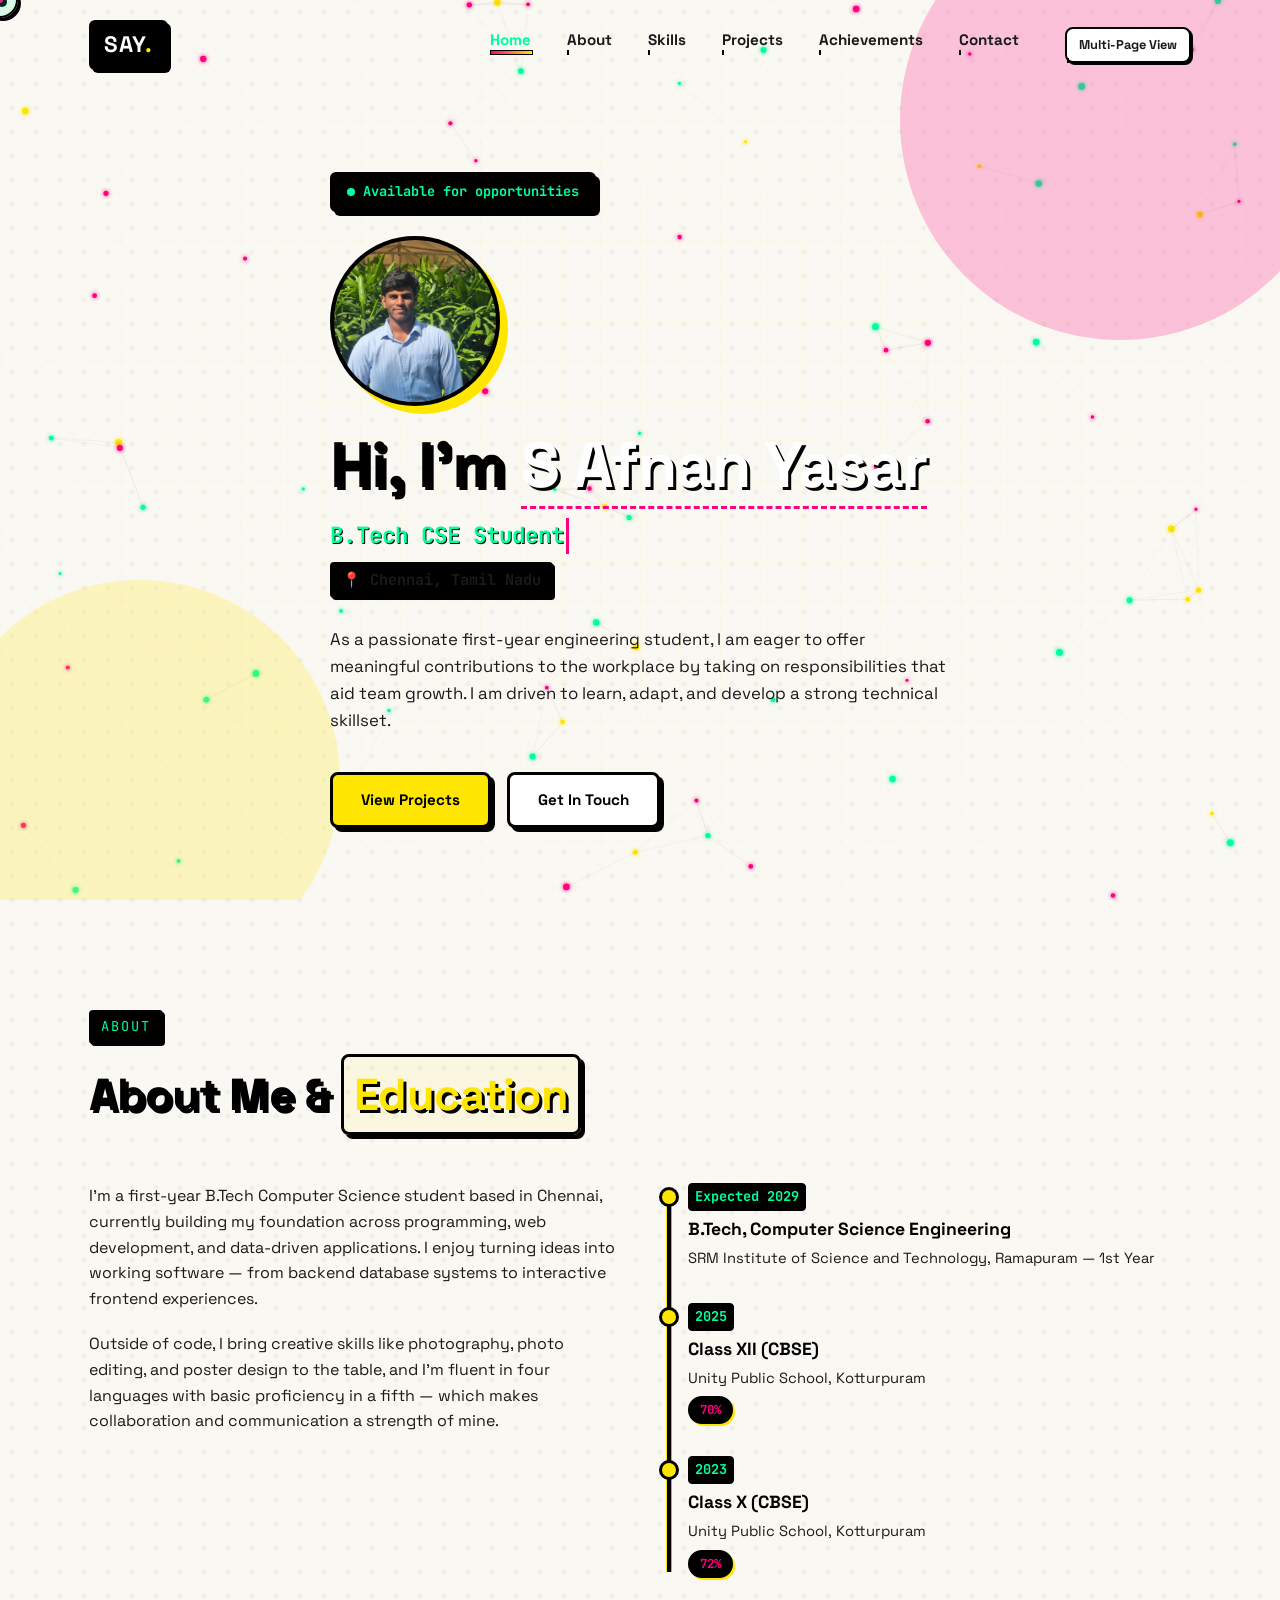
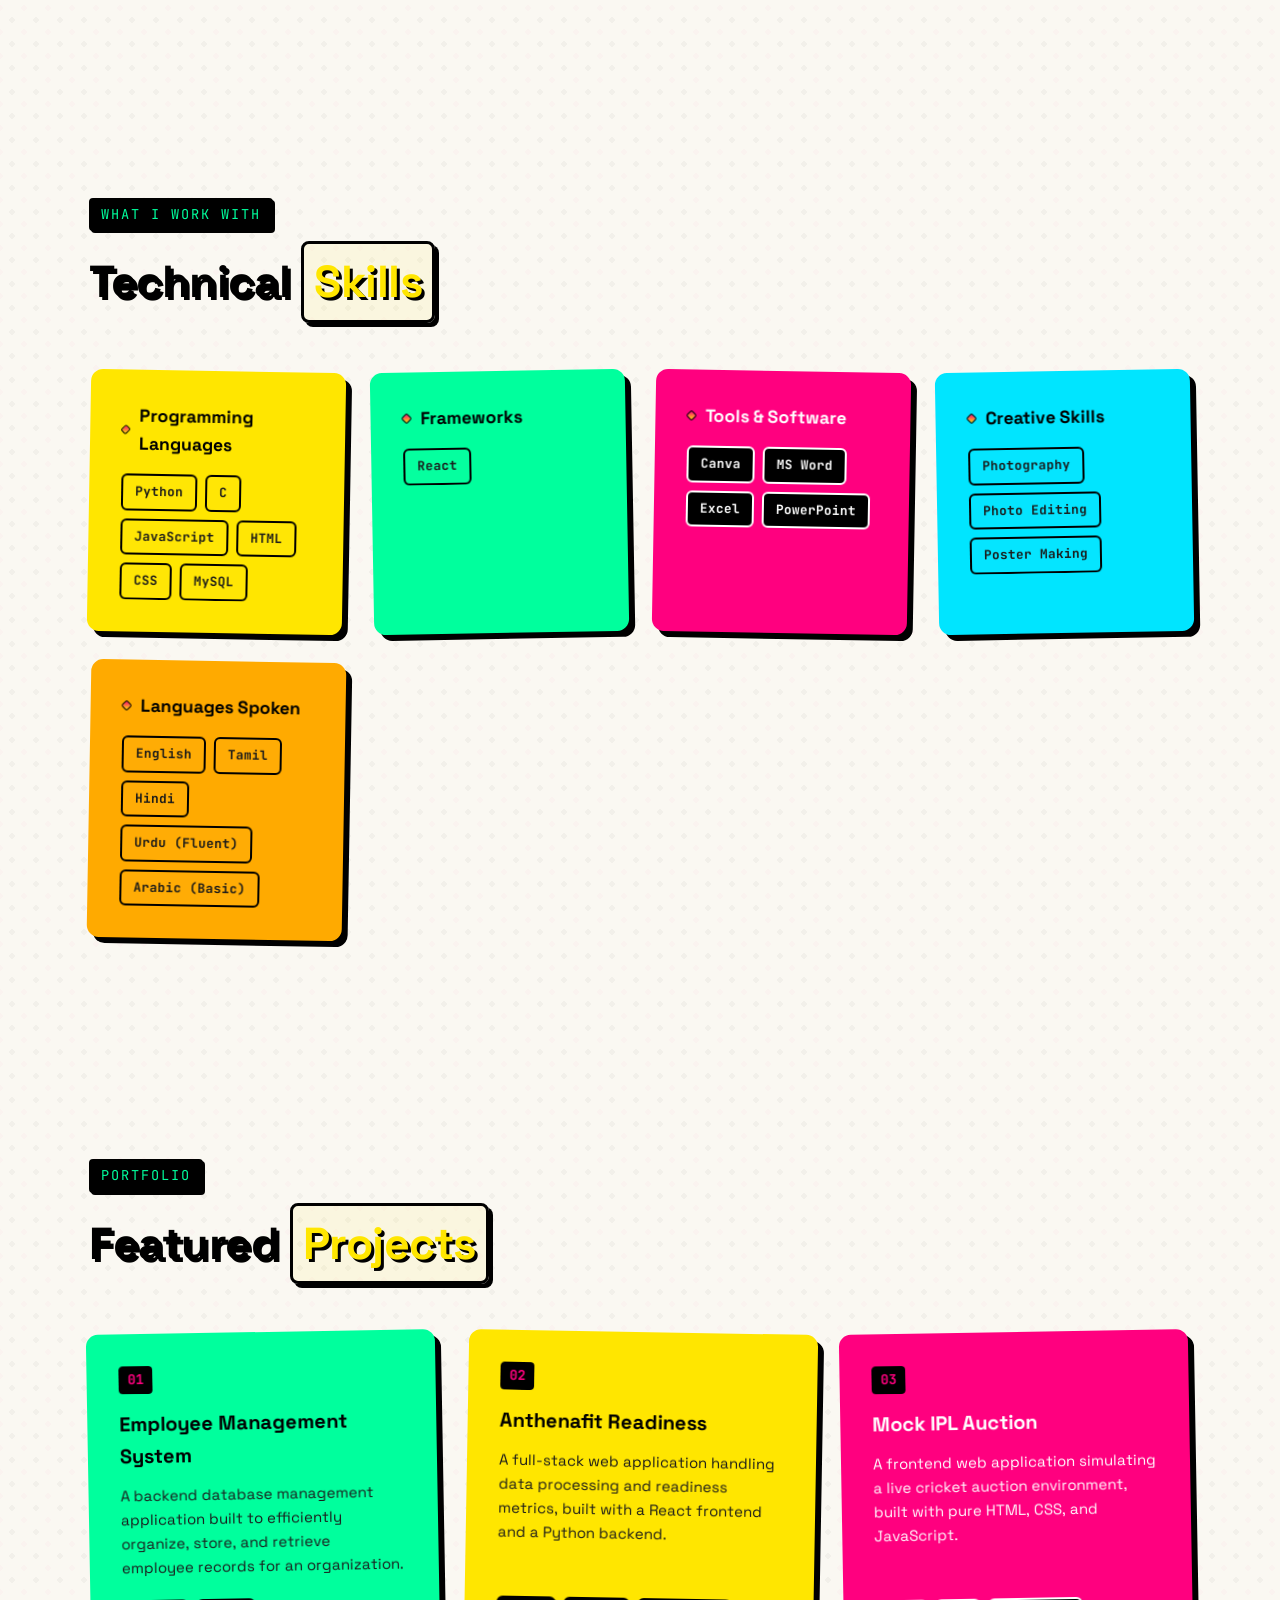
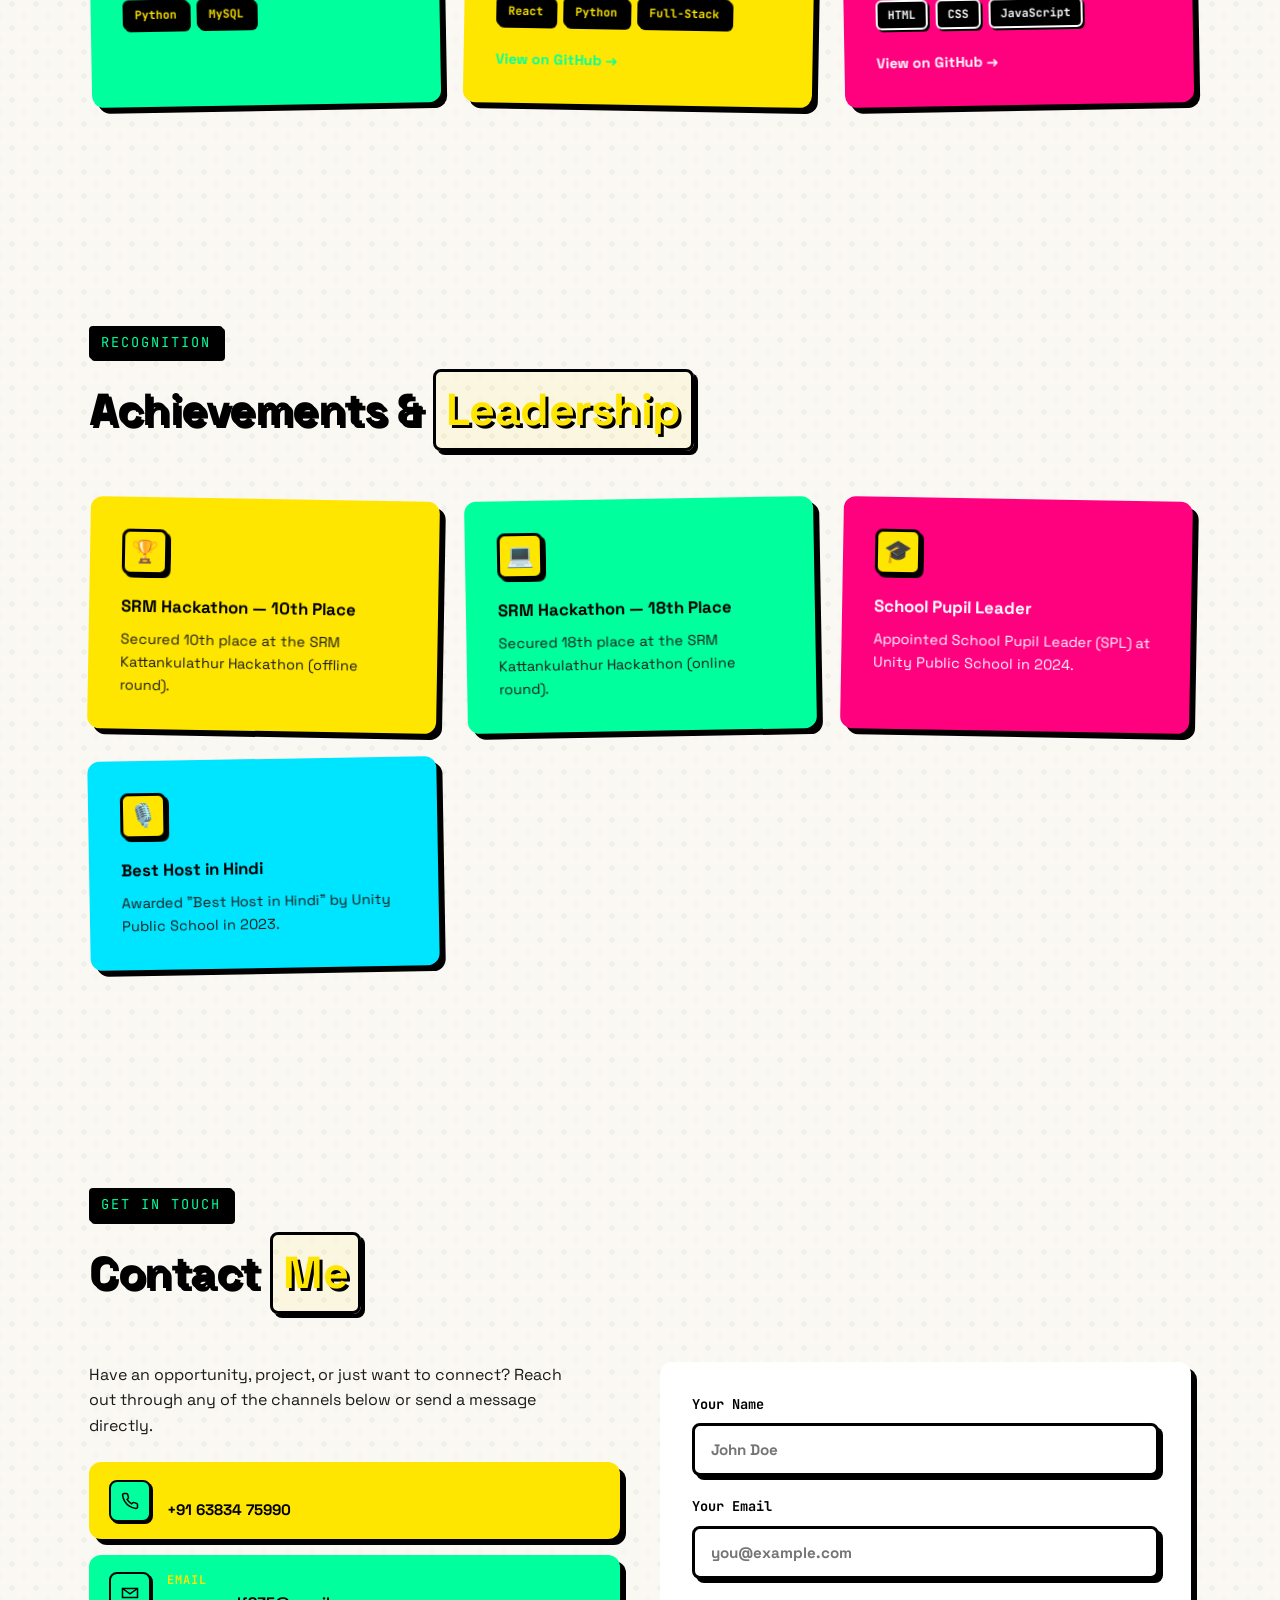
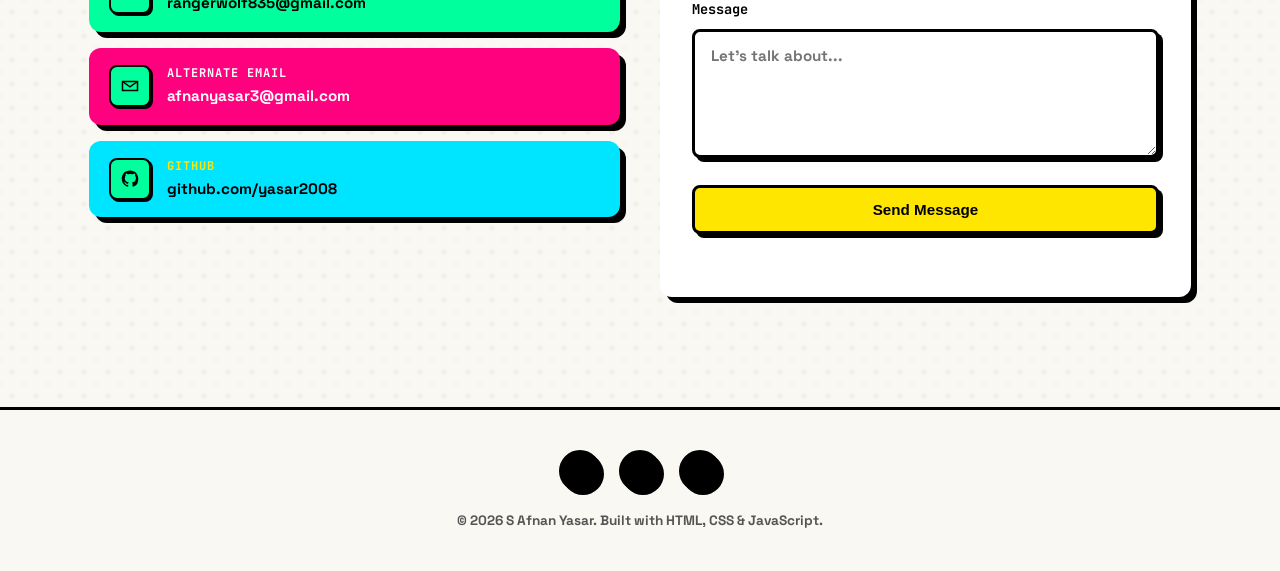
<file: index.html>
<!DOCTYPE html>
<html lang="en">
<head>
<meta charset="UTF-8">
<meta name="viewport" content="width=device-width, initial-scale=1.0">
<title>S Afnan Yasar | Portfolio</title>
<meta name="description" content="Portfolio of S Afnan Yasar - B.Tech CSE Student & Aspiring Developer">
<link rel="preconnect" href="https://fonts.googleapis.com">
<link href="https://fonts.googleapis.com/css2?family=Space+Grotesk:wght@400;500;600;700&family=JetBrains+Mono:wght@400;500&display=swap" rel="stylesheet">
<link rel="stylesheet" href="style.css">
</head>
<body>
<!-- Animated preloader screen overlay -->
<div id="preloader" class="preloader">
  <div class="loader-box">
    <div class="loader-title">BOOTING <span>SAY_SYS</span></div>
    <div class="loader-progress-bg">
      <div id="loaderProgressBar" class="loader-progress-bar"></div>
    </div>
    <div id="loaderStatus" class="loader-status">INITIALIZING SYSTEM... 0%</div>
  </div>
</div>

<div id="scrollProgress" class="scroll-progress"></div>
<canvas id="bgCanvas"></canvas>
<div id="customCursor" class="custom-cursor"></div>
<div id="customCursorRing" class="custom-cursor-ring"></div>

<!-- ================= NAVBAR ================= -->
<nav class="navbar" id="navbar">
  <div class="container nav-inner">
    <a href="index.html" class="logo">SAY<span>.</span></a>
    <ul class="nav-links" id="navLinks">
      <li><a href="#home" class="nav-link active">Home</a></li>
      <li><a href="#about" class="nav-link">About</a></li>
      <li><a href="#skills" class="nav-link">Skills</a></li>
      <li><a href="#projects" class="nav-link">Projects</a></li>
      <li><a href="#achievements" class="nav-link">Achievements</a></li>
      <li><a href="#contact" class="nav-link">Contact</a></li>
      <li><a href="about.html" class="btn btn-outline" style="padding: 6px 12px; font-size: 0.8rem; box-shadow: 2px 2px 0 #000; border-width: 2px; margin-left: 10px;">Multi-Page View</a></li>
    </ul>
    <button class="nav-toggle" id="navToggle" aria-label="Toggle menu">
      <span></span><span></span><span></span>
    </button>
  </div>
</nav>

<!-- ================= HERO ================= -->
<header class="hero" id="home">
  <div class="hero-grid"></div>
  <div class="container hero-content">
    <div class="hero-eyebrow reveal"><span class="dot"></span> Available for opportunities</div>
    <div class="hero-avatar reveal">
      <img src="profile.jpg" alt="S Afnan Yasar">
    </div>
    <h1 class="reveal">Hi, I'm <span class="highlight">S Afnan Yasar</span></h1>
    <p class="hero-tagline mono reveal"><span id="typewriter"></span><span class="cursor">&nbsp;</span></p>
    <p class="hero-location mono reveal">📍 Chennai, Tamil Nadu</p>
    <p class="hero-objective reveal">
      As a passionate first-year engineering student, I am eager to offer meaningful contributions to the
      workplace by taking on responsibilities that aid team growth. I am driven to learn, adapt, and
      develop a strong technical skillset.
    </p>
    <div class="hero-actions reveal">
      <a href="#projects" class="btn btn-primary">View Projects</a>
      <a href="#contact" class="btn btn-outline">Get In Touch</a>
    </div>
  </div>
</header>

<!-- ================= ABOUT & EDUCATION ================= -->
<section id="about">
  <div class="container">
    <span class="section-tag reveal">About</span>
    <h2 class="section-title reveal">About Me & <span>Education</span></h2>
    <div class="about-grid">
      <div class="about-text reveal">
        <p>
          I'm a first-year B.Tech Computer Science student based in Chennai, currently building my foundation
          across programming, web development, and data-driven applications. I enjoy turning ideas into working
          software — from backend database systems to interactive frontend experiences.
        </p>
        <p>
          Outside of code, I bring creative skills like photography, photo editing, and poster design to the
          table, and I'm fluent in four languages with basic proficiency in a fifth — which makes collaboration
          and communication a strength of mine.
        </p>
      </div>

      <div class="reveal">
        <div class="timeline">
          <div class="timeline-item">
            <div class="year mono">Expected 2029</div>
            <h4>B.Tech, Computer Science Engineering</h4>
            <div class="school">SRM Institute of Science and Technology, Ramapuram — 1st Year</div>
          </div>
          <div class="timeline-item">
            <div class="year mono">2025</div>
            <h4>Class XII (CBSE)</h4>
            <div class="school">Unity Public School, Kotturpuram</div>
            <span class="score">70%</span>
          </div>
          <div class="timeline-item">
            <div class="year mono">2023</div>
            <h4>Class X (CBSE)</h4>
            <div class="school">Unity Public School, Kotturpuram</div>
            <span class="score">72%</span>
          </div>
        </div>
      </div>
    </div>
  </div>
</section>

<!-- ================= SKILLS ================= -->
<section id="skills">
  <div class="container">
    <span class="section-tag reveal">What I Work With</span>
    <h2 class="section-title reveal">Technical <span>Skills</span></h2>
    <div class="skills-grid">
      <div class="card skill-card reveal">
        <h3><span class="icon-dot"></span>Programming Languages</h3>
        <div class="tag-list">
          <span class="tag tag-prog">Python</span><span class="tag tag-prog">C</span><span class="tag tag-prog">JavaScript</span>
          <span class="tag tag-prog">HTML</span><span class="tag tag-prog">CSS</span><span class="tag tag-prog">MySQL</span>
        </div>
      </div>
      <div class="card skill-card reveal">
        <h3><span class="icon-dot"></span>Frameworks</h3>
        <div class="tag-list">
          <span class="tag tag-frame">React</span>
        </div>
      </div>
      <div class="card skill-card reveal">
        <h3><span class="icon-dot"></span>Tools & Software</h3>
        <div class="tag-list">
          <span class="tag tag-tool">Canva</span><span class="tag tag-tool">MS Word</span>
          <span class="tag tag-tool">Excel</span><span class="tag tag-tool">PowerPoint</span>
        </div>
      </div>
      <div class="card skill-card reveal">
        <h3><span class="icon-dot"></span>Creative Skills</h3>
        <div class="tag-list">
          <span class="tag tag-creative">Photography</span><span class="tag tag-creative">Photo Editing</span><span class="tag tag-creative">Poster Making</span>
        </div>
      </div>
      <div class="card skill-card reveal">
        <h3><span class="icon-dot"></span>Languages Spoken</h3>
        <div class="tag-list">
          <span class="tag tag-lang">English</span><span class="tag tag-lang">Tamil</span><span class="tag tag-lang">Hindi</span>
          <span class="tag tag-lang">Urdu (Fluent)</span><span class="tag tag-lang">Arabic (Basic)</span>
        </div>
      </div>
    </div>
  </div>
</section>

<!-- ================= PROJECTS ================= -->
<section id="projects">
  <div class="container">
    <span class="section-tag reveal">Portfolio</span>
    <h2 class="section-title reveal">Featured <span>Projects</span></h2>
    <div class="projects-grid">

      <div class="card project-card reveal">
        <div class="project-number mono">01</div>
        <h3>Employee Management System</h3>
        <p>A backend database management application built to efficiently organize, store, and retrieve
          employee records for an organization.</p>
        <div class="project-tags">
          <span>Python</span><span>MySQL</span>
        </div>
        <a href="https://github.com/yasar2008" target="_blank" rel="noopener" class="project-link">View on GitHub →</a>
      </div>

      <div class="card project-card reveal">
        <div class="project-number mono">02</div>
        <h3>Anthenafit Readiness</h3>
        <p>A full-stack web application handling data processing and readiness metrics, built with a React
          frontend and a Python backend.</p>
        <div class="project-tags">
          <span>React</span><span>Python</span><span>Full-Stack</span>
        </div>
        <a href="https://github.com/yasar2008" target="_blank" rel="noopener" class="project-link">View on GitHub →</a>
      </div>

      <div class="card project-card reveal">
        <div class="project-number mono">03</div>
        <h3>Mock IPL Auction</h3>
        <p>A frontend web application simulating a live cricket auction environment, built with pure HTML,
          CSS, and JavaScript.</p>
        <div class="project-tags">
          <span>HTML</span><span>CSS</span><span>JavaScript</span>
        </div>
        <a href="https://github.com/yasar2008" target="_blank" rel="noopener" class="project-link">View on GitHub →</a>
      </div>

    </div>
  </div>
</section>

<!-- ================= ACHIEVEMENTS ================= -->
<section id="achievements">
  <div class="container">
    <span class="section-tag reveal">Recognition</span>
    <h2 class="section-title reveal">Achievements & <span>Leadership</span></h2>
    <div class="achieve-grid">
      <div class="card achieve-card reveal">
        <div class="achieve-icon">🏆</div>
        <h4>SRM Hackathon — 10th Place</h4>
        <p>Secured 10th place at the SRM Kattankulathur Hackathon (offline round).</p>
      </div>
      <div class="card achieve-card reveal">
        <div class="achieve-icon">💻</div>
        <h4>SRM Hackathon — 18th Place</h4>
        <p>Secured 18th place at the SRM Kattankulathur Hackathon (online round).</p>
      </div>
      <div class="card achieve-card reveal">
        <div class="achieve-icon">🎓</div>
        <h4>School Pupil Leader</h4>
        <p>Appointed School Pupil Leader (SPL) at Unity Public School in 2024.</p>
      </div>
      <div class="card achieve-card reveal">
        <div class="achieve-icon">🎙️</div>
        <h4>Best Host in Hindi</h4>
        <p>Awarded "Best Host in Hindi" by Unity Public School in 2023.</p>
      </div>
    </div>
  </div>
</section>

<!-- ================= CONTACT ================= -->
<section id="contact">
  <div class="container">
    <span class="section-tag reveal">Get In Touch</span>
    <h2 class="section-title reveal">Contact <span>Me</span></h2>
    <div class="contact-grid">
      <div class="reveal">
        <p style="color:var(--text-secondary); max-width: 480px;">
          Have an opportunity, project, or just want to connect? Reach out through any of the channels below
          or send a message directly.
        </p>
        <div class="contact-info-list">
          <a class="card contact-info-item" href="tel:+916383475990">
            <div class="contact-icon">
              <svg width="18" height="18" viewBox="0 0 24 24" fill="none" stroke="currentColor" stroke-width="2"><path d="M22 16.92v3a2 2 0 0 1-2.18 2 19.79 19.79 0 0 1-8.63-3.07 19.5 19.5 0 0 1-6-6 19.79 19.79 0 0 1-3.07-8.67A2 2 0 0 1 4.11 2h3a2 2 0 0 1 2 1.72c.127.96.361 1.903.7 2.81a2 2 0 0 1-.45 2.11L8.09 9.91a16 16 0 0 0 6 6l1.27-1.27a2 2 0 0 1 2.11-.45c.907.339 1.85.573 2.81.7A2 2 0 0 1 22 16.92z"/></svg>
            </div>
            <div>
              <div class="label">Phone</div>
              <span class="value">+91 63834 75990</span>
            </div>
          </a>
          <a class="card contact-info-item" href="mailto:rangerwolf835@gmail.com">
            <div class="contact-icon">
              <svg width="18" height="18" viewBox="0 0 24 24" fill="none" stroke="currentColor" stroke-width="2"><path d="M4 4h16v16H4z" stroke="none"/><path d="M22 6l-10 7L2 6"/><path d="M2 6h20v12H2z"/></svg>
            </div>
            <div>
              <div class="label">Email</div>
              <span class="value">rangerwolf835@gmail.com</span>
            </div>
          </a>
          <a class="card contact-info-item" href="mailto:afnanyasar3@gmail.com">
            <div class="contact-icon">
              <svg width="18" height="18" viewBox="0 0 24 24" fill="none" stroke="currentColor" stroke-width="2"><path d="M4 4h16v16H4z" stroke="none"/><path d="M22 6l-10 7L2 6"/><path d="M2 6h20v12H2z"/></svg>
            </div>
            <div>
              <div class="label">Alternate Email</div>
              <span class="value">afnanyasar3@gmail.com</span>
            </div>
          </a>
          <a class="card contact-info-item" href="https://github.com/yasar2008" target="_blank" rel="noopener">
            <div class="contact-icon">
              <svg width="18" height="18" viewBox="0 0 24 24" fill="currentColor"><path d="M12 .5C5.73.5.98 5.24.98 11.5c0 4.98 3.29 9.2 7.85 10.69.57.1.78-.25.78-.55v-1.94c-3.19.7-3.87-1.53-3.87-1.53-.52-1.34-1.28-1.7-1.28-1.7-1.04-.72.08-.7.08-.7 1.15.08 1.76 1.18 1.76 1.18 1.03 1.76 2.69 1.25 3.34.96.1-.75.4-1.25.73-1.54-2.55-.29-5.23-1.28-5.23-5.68 0-1.26.45-2.28 1.18-3.08-.12-.29-.51-1.46.11-3.05 0 0 .97-.31 3.18 1.18a11 11 0 0 1 5.79 0c2.2-1.49 3.17-1.18 3.17-1.18.63 1.59.24 2.76.12 3.05.74.8 1.18 1.82 1.18 3.08 0 4.41-2.69 5.38-5.25 5.67.41.36.78 1.07.78 2.16v3.2c0 .31.21.66.79.55A10.52 10.52 0 0 0 23 11.5C23 5.24 18.27.5 12 .5z"/></svg>
            </div>
            <div>
              <div class="label">GitHub</div>
              <span class="value">github.com/yasar2008</span>
            </div>
          </a>
        </div>
      </div>

      <form class="card reveal" id="contactForm" action="https://formspree.io/f/mykrzgkl" method="POST">
        <div class="form-group">
          <label for="name">Your Name</label>
          <input type="text" id="name" name="name" placeholder="John Doe" required>
        </div>
        <div class="form-group">
          <label for="email">Your Email</label>
          <input type="email" id="email" name="email" placeholder="you@example.com" required>
        </div>
        <div class="form-group">
          <label for="message">Message</label>
          <textarea id="message" name="message" rows="5" placeholder="Let's talk about..." required></textarea>
        </div>
        <button type="submit" class="btn btn-primary" style="width:100%; justify-content:center;">Send Message</button>
        <p class="form-status" id="formStatus"></p>
      </form>
    </div>
  </div>
</section>

<!-- ================= FOOTER ================= -->
<footer>
  <div class="container">
    <div class="footer-socials">
      <a href="https://github.com/yasar2008" target="_blank" rel="noopener" aria-label="GitHub">
        <svg width="18" height="18" viewBox="0 0 24 24" fill="currentColor"><path d="M12 .5C5.73.5.98 5.24.98 11.5c0 4.98 3.29 9.2 7.85 10.69.57.1.78-.25.78-.55v-1.94c-3.19.7-3.87-1.53-3.87-1.53-.52-1.34-1.28-1.7-1.28-1.7-1.04-.72.08-.7.08-.7 1.15.08 1.76 1.18 1.76 1.18 1.03 1.76 2.69 1.25 3.34.96.1-.75.4-1.25.73-1.54-2.55-.29-5.23-1.28-5.23-5.68 0-1.26.45-2.28 1.18-3.08-.12-.29-.51-1.46.11-3.05 0 0 .97-.31 3.18 1.18a11 11 0 0 1 5.79 0c2.2-1.49 3.17-1.18 3.17-1.18.63 1.59.24 2.76.12 3.05.74.8 1.18 1.82 1.18 3.08 0 4.41-2.69 5.38-5.25 5.67.41.36.78 1.07.78 2.16v3.2c0 .31.21.66.79.55A10.52 10.52 0 0 0 23 11.5C23 5.24 18.27.5 12 .5z"/></svg>
      </a>
      <a href="mailto:rangerwolf835@gmail.com" aria-label="Email">
        <svg width="18" height="18" viewBox="0 0 24 24" fill="none" stroke="currentColor" stroke-width="2"><path d="M4 4h16v16H4z" stroke="none"/><path d="M22 6l-10 7L2 6"/><path d="M2 6h20v12H2z"/></svg>
      </a>
      <a href="tel:+916383475990" aria-label="Phone">
        <svg width="18" height="18" viewBox="0 0 24 24" fill="none" stroke="currentColor" stroke-width="2"><path d="M22 16.92v3a2 2 0 0 1-2.18 2 19.79 19.79 0 0 1-8.63-3.07 19.5 19.5 0 0 1-6-6 19.79 19.79 0 0 1-3.07-8.67A2 2 0 0 1 4.11 2h3a2 2 0 0 1 2 1.72c.127.96.361 1.903.7 2.81a2 2 0 0 1-.45 2.11L8.09 9.91a16 16 0 0 0 6 6l1.27-1.27a2 2 0 0 1 2.11-.45c.907.339 1.85.573 2.81.7A2 2 0 0 1 22 16.92z"/></svg>
      </a>
    </div>
    <p>&copy; <span id="year"></span> S Afnan Yasar. Built with HTML, CSS & JavaScript.</p>
  </div>
</footer>

<button class="back-to-top" id="backToTop" aria-label="Back to top">↑</button>

<script src="main.js"></script>
</body>
</html>
</file>
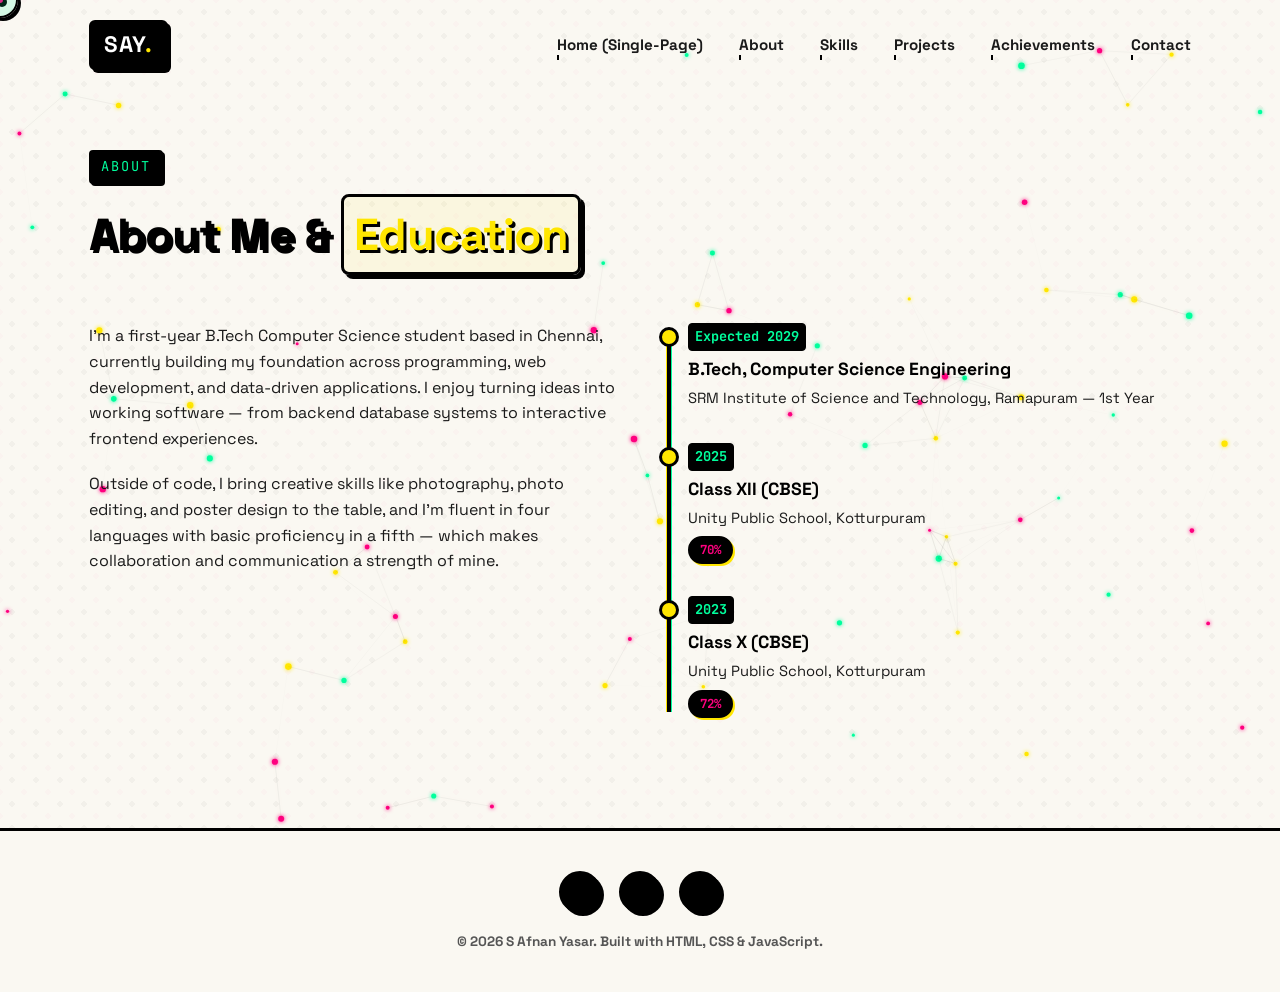
<file: about.html>
<!DOCTYPE html>
<html lang="en">
<head>
<meta charset="UTF-8">
<meta name="viewport" content="width=device-width, initial-scale=1.0">
<title>About Me | S Afnan Yasar</title>
<link rel="preconnect" href="https://fonts.googleapis.com">
<link href="https://fonts.googleapis.com/css2?family=Space+Grotesk:wght@400;500;600;700&family=JetBrains+Mono:wght@400;500&display=swap" rel="stylesheet">
<link rel="stylesheet" href="style.css">
</head>
<body>
<div id="scrollProgress" class="scroll-progress"></div>
<canvas id="bgCanvas"></canvas>
<div id="customCursor" class="custom-cursor"></div>
<div id="customCursorRing" class="custom-cursor-ring"></div>

<!-- ================= NAVBAR ================= -->
<nav class="navbar scrolled" id="navbar">
  <div class="container nav-inner">
    <a href="index.html" class="logo">SAY<span>.</span></a>
    <ul class="nav-links" id="navLinks">
      <li><a href="index.html" class="nav-link">Home (Single-Page)</a></li>
      <li><a href="about.html" class="nav-link active">About</a></li>
      <li><a href="skills.html" class="nav-link">Skills</a></li>
      <li><a href="projects.html" class="nav-link">Projects</a></li>
      <li><a href="achievements.html" class="nav-link">Achievements</a></li>
      <li><a href="contact.html" class="nav-link">Contact</a></li>
    </ul>
    <button class="nav-toggle" id="navToggle" aria-label="Toggle menu">
      <span></span><span></span><span></span>
    </button>
  </div>
</nav>

<!-- ================= ABOUT & EDUCATION ================= -->
<section id="about" style="padding-top: 150px;">
  <div class="container">
    <span class="section-tag reveal">About</span>
    <h2 class="section-title reveal">About Me & <span>Education</span></h2>
    <div class="about-grid">
      <div class="about-text reveal">
        <p>
          I'm a first-year B.Tech Computer Science student based in Chennai, currently building my foundation
          across programming, web development, and data-driven applications. I enjoy turning ideas into working
          software — from backend database systems to interactive frontend experiences.
        </p>
        <p>
          Outside of code, I bring creative skills like photography, photo editing, and poster design to the
          table, and I'm fluent in four languages with basic proficiency in a fifth — which makes collaboration
          and communication a strength of mine.
        </p>
      </div>

      <div class="reveal">
        <div class="timeline">
          <div class="timeline-item">
            <div class="year mono">Expected 2029</div>
            <h4>B.Tech, Computer Science Engineering</h4>
            <div class="school">SRM Institute of Science and Technology, Ramapuram — 1st Year</div>
          </div>
          <div class="timeline-item">
            <div class="year mono">2025</div>
            <h4>Class XII (CBSE)</h4>
            <div class="school">Unity Public School, Kotturpuram</div>
            <span class="score">70%</span>
          </div>
          <div class="timeline-item">
            <div class="year mono">2023</div>
            <h4>Class X (CBSE)</h4>
            <div class="school">Unity Public School, Kotturpuram</div>
            <span class="score">72%</span>
          </div>
        </div>
      </div>
    </div>
  </div>
</section>

<!-- ================= FOOTER ================= -->
<footer>
  <div class="container">
    <div class="footer-socials">
      <a href="https://github.com/yasar2008" target="_blank" rel="noopener" aria-label="GitHub">
        <svg width="18" height="18" viewBox="0 0 24 24" fill="currentColor"><path d="M12 .5C5.73.5.98 5.24.98 11.5c0 4.98 3.29 9.2 7.85 10.69.57.1.78-.25.78-.55v-1.94c-3.19.7-3.87-1.53-3.87-1.53-.52-1.34-1.28-1.7-1.28-1.7-1.04-.72.08-.7.08-.7 1.15.08 1.76 1.18 1.76 1.18 1.03 1.76 2.69 1.25 3.34.96.1-.75.4-1.25.73-1.54-2.55-.29-5.23-1.28-5.23-5.68 0-1.26.45-2.28 1.18-3.08-.12-.29-.51-1.46.11-3.05 0 0 .97-.31 3.18 1.18a11 11 0 0 1 5.79 0c2.2-1.49 3.17-1.18 3.17-1.18.63 1.59.24 2.76.12 3.05.74.8 1.18 1.82 1.18 3.08 0 4.41-2.69 5.38-5.25 5.67.41.36.78 1.07.78 2.16v3.2c0 .31.21.66.79.55A10.52 10.52 0 0 0 23 11.5C23 5.24 18.27.5 12 .5z"/></svg>
      </a>
      <a href="mailto:rangerwolf835@gmail.com" aria-label="Email">
        <svg width="18" height="18" viewBox="0 0 24 24" fill="none" stroke="currentColor" stroke-width="2"><path d="M4 4h16v16H4z" stroke="none"/><path d="M22 6l-10 7L2 6"/><path d="M2 6h20v12H2z"/></svg>
      </a>
      <a href="tel:+916383475990" aria-label="Phone">
        <svg width="18" height="18" viewBox="0 0 24 24" fill="none" stroke="currentColor" stroke-width="2"><path d="M22 16.92v3a2 2 0 0 1-2.18 2 19.79 19.79 0 0 1-8.63-3.07 19.5 19.5 0 0 1-6-6 19.79 19.79 0 0 1-3.07-8.67A2 2 0 0 1 4.11 2h3a2 2 0 0 1 2 1.72c.127.96.361 1.903.7 2.81a2 2 0 0 1-.45 2.11L8.09 9.91a16 16 0 0 0 6 6l1.27-1.27a2 2 0 0 1 2.11-.45c.907.339 1.85.573 2.81.7A2 2 0 0 1 22 16.92z"/></svg>
      </a>
    </div>
    <p>&copy; <span id="year"></span> S Afnan Yasar. Built with HTML, CSS & JavaScript.</p>
  </div>
</footer>

<button class="back-to-top" id="backToTop" aria-label="Back to top">↑</button>

<script src="main.js"></script>
</body>
</html>
</file>
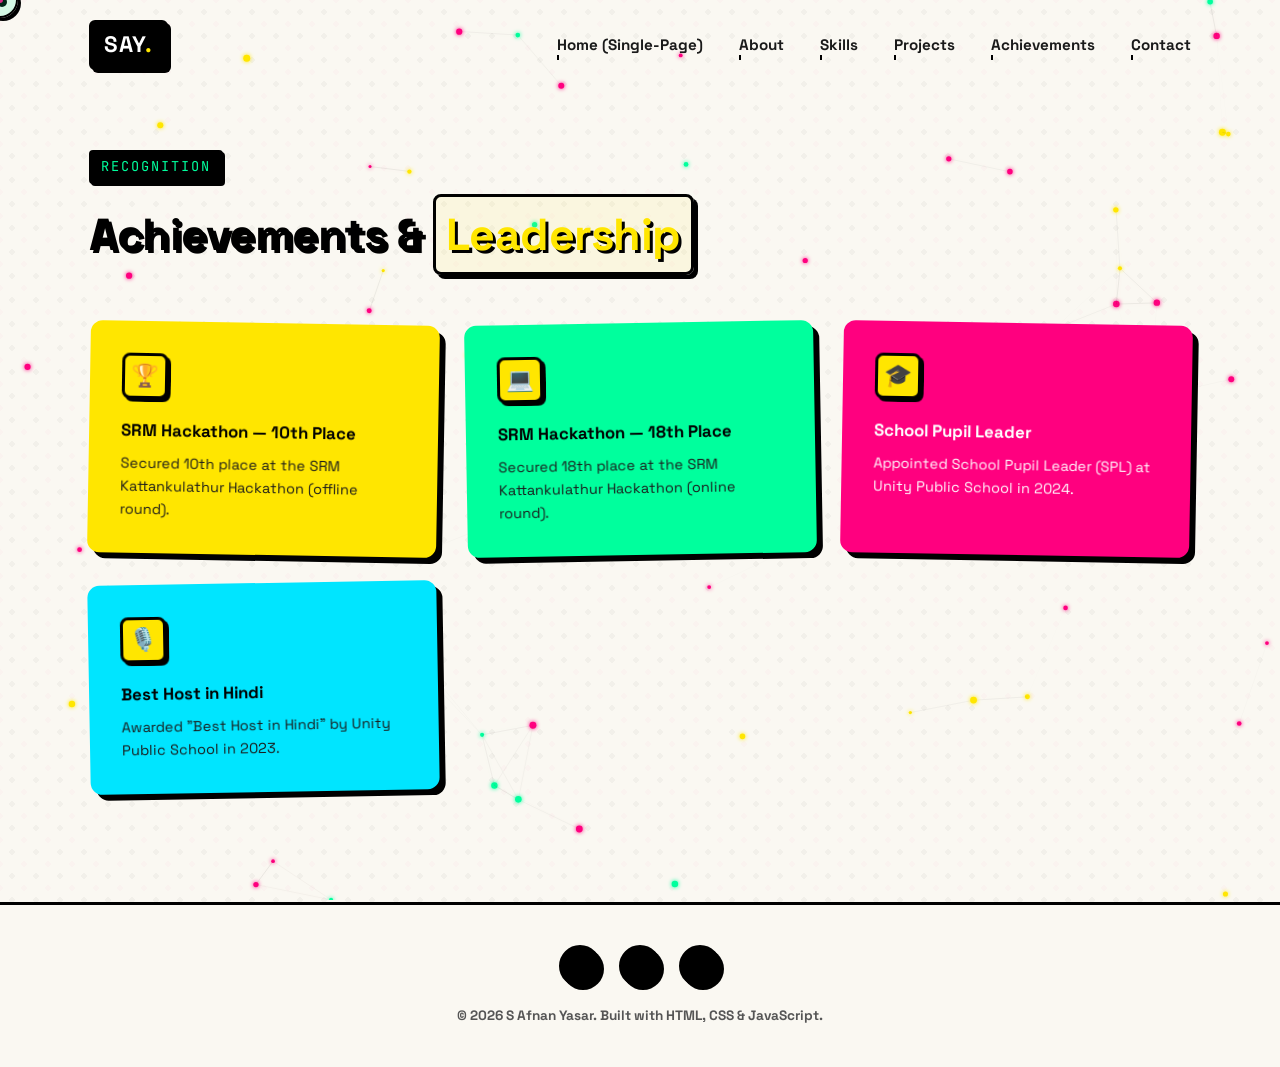
<file: achievements.html>
<!DOCTYPE html>
<html lang="en">
<head>
<meta charset="UTF-8">
<meta name="viewport" content="width=device-width, initial-scale=1.0">
<title>Achievements & Leadership | S Afnan Yasar</title>
<link rel="preconnect" href="https://fonts.googleapis.com">
<link href="https://fonts.googleapis.com/css2?family=Space+Grotesk:wght@400;500;600;700&family=JetBrains+Mono:wght@400;500&display=swap" rel="stylesheet">
<link rel="stylesheet" href="style.css">
</head>
<body>
<div id="scrollProgress" class="scroll-progress"></div>
<canvas id="bgCanvas"></canvas>
<div id="customCursor" class="custom-cursor"></div>
<div id="customCursorRing" class="custom-cursor-ring"></div>

<!-- ================= NAVBAR ================= -->
<nav class="navbar scrolled" id="navbar">
  <div class="container nav-inner">
    <a href="index.html" class="logo">SAY<span>.</span></a>
    <ul class="nav-links" id="navLinks">
      <li><a href="index.html" class="nav-link">Home (Single-Page)</a></li>
      <li><a href="about.html" class="nav-link">About</a></li>
      <li><a href="skills.html" class="nav-link">Skills</a></li>
      <li><a href="projects.html" class="nav-link">Projects</a></li>
      <li><a href="achievements.html" class="nav-link active">Achievements</a></li>
      <li><a href="contact.html" class="nav-link">Contact</a></li>
    </ul>
    <button class="nav-toggle" id="navToggle" aria-label="Toggle menu">
      <span></span><span></span><span></span>
    </button>
  </div>
</nav>

<!-- ================= ACHIEVEMENTS ================= -->
<section id="achievements" style="padding-top: 150px;">
  <div class="container">
    <span class="section-tag reveal">Recognition</span>
    <h2 class="section-title reveal">Achievements & <span>Leadership</span></h2>
    <div class="achieve-grid">
      <div class="card achieve-card reveal">
        <div class="achieve-icon">🏆</div>
        <h4>SRM Hackathon — 10th Place</h4>
        <p>Secured 10th place at the SRM Kattankulathur Hackathon (offline round).</p>
      </div>
      <div class="card achieve-card reveal">
        <div class="achieve-icon">💻</div>
        <h4>SRM Hackathon — 18th Place</h4>
        <p>Secured 18th place at the SRM Kattankulathur Hackathon (online round).</p>
      </div>
      <div class="card achieve-card reveal">
        <div class="achieve-icon">🎓</div>
        <h4>School Pupil Leader</h4>
        <p>Appointed School Pupil Leader (SPL) at Unity Public School in 2024.</p>
      </div>
      <div class="card achieve-card reveal">
        <div class="achieve-icon">🎙️</div>
        <h4>Best Host in Hindi</h4>
        <p>Awarded "Best Host in Hindi" by Unity Public School in 2023.</p>
      </div>
    </div>
  </div>
</section>

<!-- ================= FOOTER ================= -->
<footer>
  <div class="container">
    <div class="footer-socials">
      <a href="https://github.com/yasar2008" target="_blank" rel="noopener" aria-label="GitHub">
        <svg width="18" height="18" viewBox="0 0 24 24" fill="currentColor"><path d="M12 .5C5.73.5.98 5.24.98 11.5c0 4.98 3.29 9.2 7.85 10.69.57.1.78-.25.78-.55v-1.94c-3.19.7-3.87-1.53-3.87-1.53-.52-1.34-1.28-1.7-1.28-1.7-1.04-.72.08-.7.08-.7 1.15.08 1.76 1.18 1.76 1.18 1.03 1.76 2.69 1.25 3.34.96.1-.75.4-1.25.73-1.54-2.55-.29-5.23-1.28-5.23-5.68 0-1.26.45-2.28 1.18-3.08-.12-.29-.51-1.46.11-3.05 0 0 .97-.31 3.18 1.18a11 11 0 0 1 5.79 0c2.2-1.49 3.17-1.18 3.17-1.18.63 1.59.24 2.76.12 3.05.74.8 1.18 1.82 1.18 3.08 0 4.41-2.69 5.38-5.25 5.67.41.36.78 1.07.78 2.16v3.2c0 .31.21.66.79.55A10.52 10.52 0 0 0 23 11.5C23 5.24 18.27.5 12 .5z"/></svg>
      </a>
      <a href="mailto:rangerwolf835@gmail.com" aria-label="Email">
        <svg width="18" height="18" viewBox="0 0 24 24" fill="none" stroke="currentColor" stroke-width="2"><path d="M4 4h16v16H4z" stroke="none"/><path d="M22 6l-10 7L2 6"/><path d="M2 6h20v12H2z"/></svg>
      </a>
      <a href="tel:+916383475990" aria-label="Phone">
        <svg width="18" height="18" viewBox="0 0 24 24" fill="none" stroke="currentColor" stroke-width="2"><path d="M22 16.92v3a2 2 0 0 1-2.18 2 19.79 19.79 0 0 1-8.63-3.07 19.5 19.5 0 0 1-6-6 19.79 19.79 0 0 1-3.07-8.67A2 2 0 0 1 4.11 2h3a2 2 0 0 1 2 1.72c.127.96.361 1.903.7 2.81a2 2 0 0 1-.45 2.11L8.09 9.91a16 16 0 0 0 6 6l1.27-1.27a2 2 0 0 1 2.11-.45c.907.339 1.85.573 2.81.7A2 2 0 0 1 22 16.92z"/></svg>
      </a>
    </div>
    <p>&copy; <span id="year"></span> S Afnan Yasar. Built with HTML, CSS & JavaScript.</p>
  </div>
</footer>

<button class="back-to-top" id="backToTop" aria-label="Back to top">↑</button>

<script src="main.js"></script>
</body>
</html>
</file>
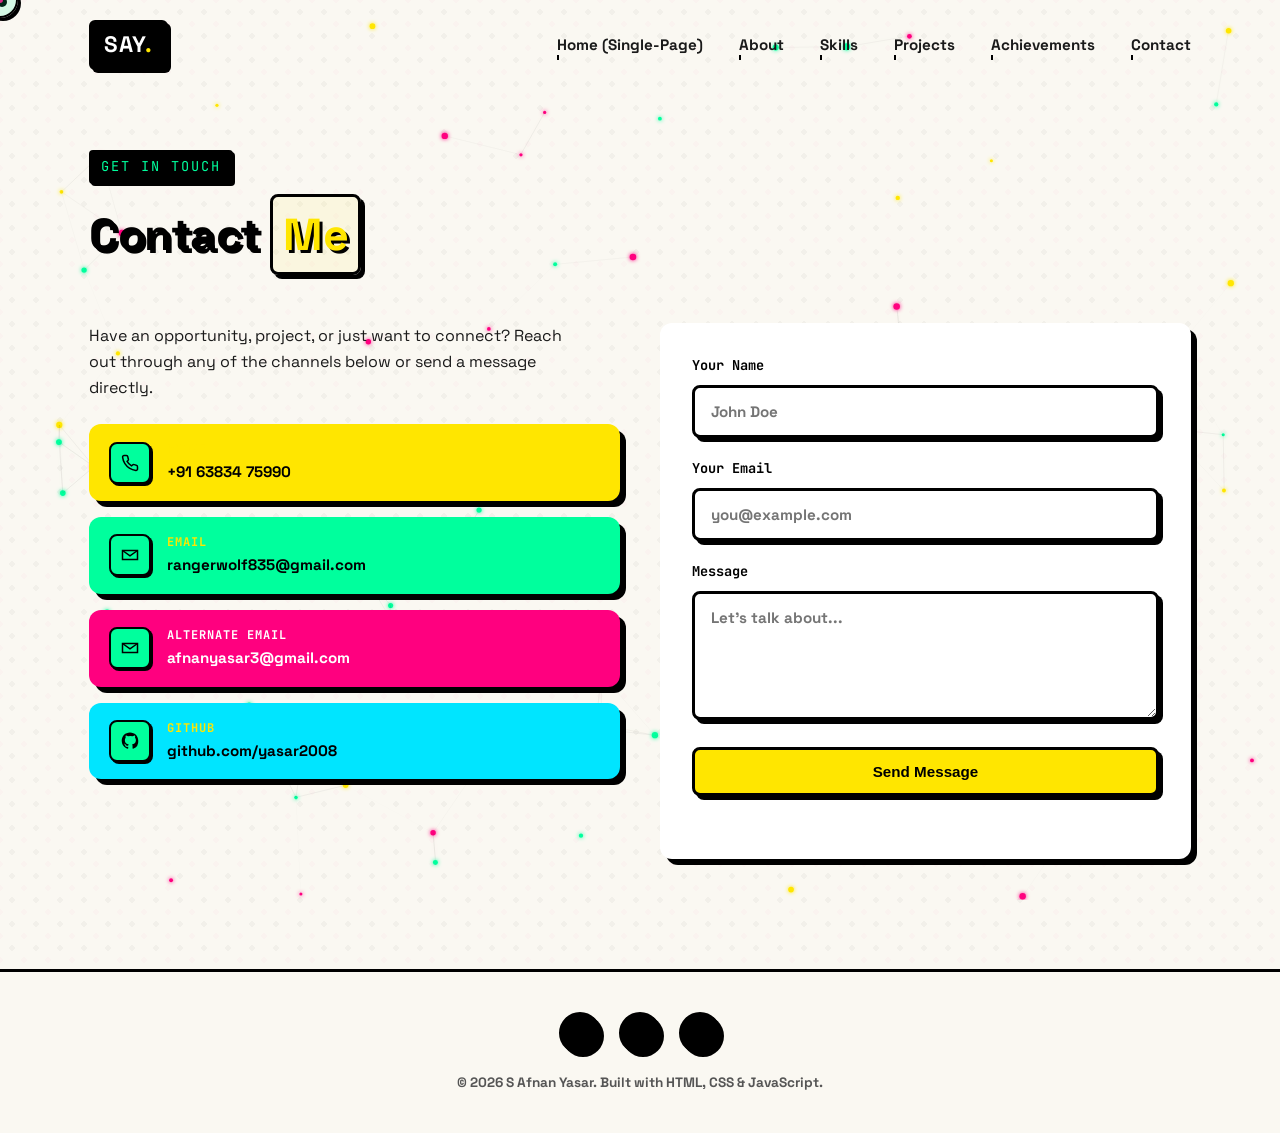
<file: contact.html>
<!DOCTYPE html>
<html lang="en">
<head>
<meta charset="UTF-8">
<meta name="viewport" content="width=device-width, initial-scale=1.0">
<title>Contact Me | S Afnan Yasar</title>
<link rel="preconnect" href="https://fonts.googleapis.com">
<link href="https://fonts.googleapis.com/css2?family=Space+Grotesk:wght@400;500;600;700&family=JetBrains+Mono:wght@400;500&display=swap" rel="stylesheet">
<link rel="stylesheet" href="style.css">
</head>
<body>
<div id="scrollProgress" class="scroll-progress"></div>
<canvas id="bgCanvas"></canvas>
<div id="customCursor" class="custom-cursor"></div>
<div id="customCursorRing" class="custom-cursor-ring"></div>

<!-- ================= NAVBAR ================= -->
<nav class="navbar scrolled" id="navbar">
  <div class="container nav-inner">
    <a href="index.html" class="logo">SAY<span>.</span></a>
    <ul class="nav-links" id="navLinks">
      <li><a href="index.html" class="nav-link">Home (Single-Page)</a></li>
      <li><a href="about.html" class="nav-link">About</a></li>
      <li><a href="skills.html" class="nav-link">Skills</a></li>
      <li><a href="projects.html" class="nav-link">Projects</a></li>
      <li><a href="achievements.html" class="nav-link">Achievements</a></li>
      <li><a href="contact.html" class="nav-link active">Contact</a></li>
    </ul>
    <button class="nav-toggle" id="navToggle" aria-label="Toggle menu">
      <span></span><span></span><span></span>
    </button>
  </div>
</nav>

<!-- ================= CONTACT ================= -->
<section id="contact" style="padding-top: 150px;">
  <div class="container">
    <span class="section-tag reveal">Get In Touch</span>
    <h2 class="section-title reveal">Contact <span>Me</span></h2>
    <div class="contact-grid">
      <div class="reveal">
        <p style="color:var(--text-secondary); max-width: 480px;">
          Have an opportunity, project, or just want to connect? Reach out through any of the channels below
          or send a message directly.
        </p>
        <div class="contact-info-list">
          <a class="card contact-info-item" href="tel:+916383475990">
            <div class="contact-icon">
              <svg width="18" height="18" viewBox="0 0 24 24" fill="none" stroke="currentColor" stroke-width="2"><path d="M22 16.92v3a2 2 0 0 1-2.18 2 19.79 19.79 0 0 1-8.63-3.07 19.5 19.5 0 0 1-6-6 19.79 19.79 0 0 1-3.07-8.67A2 2 0 0 1 4.11 2h3a2 2 0 0 1 2 1.72c.127.96.361 1.903.7 2.81a2 2 0 0 1-.45 2.11L8.09 9.91a16 16 0 0 0 6 6l1.27-1.27a2 2 0 0 1 2.11-.45c.907.339 1.85.573 2.81.7A2 2 0 0 1 22 16.92z"/></svg>
            </div>
            <div>
              <div class="label">Phone</div>
              <span class="value">+91 63834 75990</span>
            </div>
          </a>
          <a class="card contact-info-item" href="mailto:rangerwolf835@gmail.com">
            <div class="contact-icon">
              <svg width="18" height="18" viewBox="0 0 24 24" fill="none" stroke="currentColor" stroke-width="2"><path d="M4 4h16v16H4z" stroke="none"/><path d="M22 6l-10 7L2 6"/><path d="M2 6h20v12H2z"/></svg>
            </div>
            <div>
              <div class="label">Email</div>
              <span class="value">rangerwolf835@gmail.com</span>
            </div>
          </a>
          <a class="card contact-info-item" href="mailto:afnanyasar3@gmail.com">
            <div class="contact-icon">
              <svg width="18" height="18" viewBox="0 0 24 24" fill="none" stroke="currentColor" stroke-width="2"><path d="M4 4h16v16H4z" stroke="none"/><path d="M22 6l-10 7L2 6"/><path d="M2 6h20v12H2z"/></svg>
            </div>
            <div>
              <div class="label">Alternate Email</div>
              <span class="value">afnanyasar3@gmail.com</span>
            </div>
          </a>
          <a class="card contact-info-item" href="https://github.com/yasar2008" target="_blank" rel="noopener">
            <div class="contact-icon">
              <svg width="18" height="18" viewBox="0 0 24 24" fill="currentColor"><path d="M12 .5C5.73.5.98 5.24.98 11.5c0 4.98 3.29 9.2 7.85 10.69.57.1.78-.25.78-.55v-1.94c-3.19.7-3.87-1.53-3.87-1.53-.52-1.34-1.28-1.7-1.28-1.7-1.04-.72.08-.7.08-.7 1.15.08 1.76 1.18 1.76 1.18 1.03 1.76 2.69 1.25 3.34.96.1-.75.4-1.25.73-1.54-2.55-.29-5.23-1.28-5.23-5.68 0-1.26.45-2.28 1.18-3.08-.12-.29-.51-1.46.11-3.05 0 0 .97-.31 3.18 1.18a11 11 0 0 1 5.79 0c2.2-1.49 3.17-1.18 3.17-1.18.63 1.59.24 2.76.12 3.05.74.8 1.18 1.82 1.18 3.08 0 4.41-2.69 5.38-5.25 5.67.41.36.78 1.07.78 2.16v3.2c0 .31.21.66.79.55A10.52 10.52 0 0 0 23 11.5C23 5.24 18.27.5 12 .5z"/></svg>
            </div>
            <div>
              <div class="label">GitHub</div>
              <span class="value">github.com/yasar2008</span>
            </div>
          </a>
        </div>
      </div>

      <form class="card reveal" id="contactForm" action="https://formspree.io/f/mykrzgkl" method="POST">
        <div class="form-group">
          <label for="name">Your Name</label>
          <input type="text" id="name" name="name" placeholder="John Doe" required>
        </div>
        <div class="form-group">
          <label for="email">Your Email</label>
          <input type="email" id="email" name="email" placeholder="you@example.com" required>
        </div>
        <div class="form-group">
          <label for="message">Message</label>
          <textarea id="message" name="message" rows="5" placeholder="Let's talk about..." required></textarea>
        </div>
        <button type="submit" class="btn btn-primary" style="width:100%; justify-content:center;">Send Message</button>
        <p class="form-status" id="formStatus"></p>
      </form>
    </div>
  </div>
</section>

<!-- ================= FOOTER ================= -->
<footer>
  <div class="container">
    <div class="footer-socials">
      <a href="https://github.com/yasar2008" target="_blank" rel="noopener" aria-label="GitHub">
        <svg width="18" height="18" viewBox="0 0 24 24" fill="currentColor"><path d="M12 .5C5.73.5.98 5.24.98 11.5c0 4.98 3.29 9.2 7.85 10.69.57.1.78-.25.78-.55v-1.94c-3.19.7-3.87-1.53-3.87-1.53-.52-1.34-1.28-1.7-1.28-1.7-1.04-.72.08-.7.08-.7 1.15.08 1.76 1.18 1.76 1.18 1.03 1.76 2.69 1.25 3.34.96.1-.75.4-1.25.73-1.54-2.55-.29-5.23-1.28-5.23-5.68 0-1.26.45-2.28 1.18-3.08-.12-.29-.51-1.46.11-3.05 0 0 .97-.31 3.18 1.18a11 11 0 0 1 5.79 0c2.2-1.49 3.17-1.18 3.17-1.18.63 1.59.24 2.76.12 3.05.74.8 1.18 1.82 1.18 3.08 0 4.41-2.69 5.38-5.25 5.67.41.36.78 1.07.78 2.16v3.2c0 .31.21.66.79.55A10.52 10.52 0 0 0 23 11.5C23 5.24 18.27.5 12 .5z"/></svg>
      </a>
      <a href="mailto:rangerwolf835@gmail.com" aria-label="Email">
        <svg width="18" height="18" viewBox="0 0 24 24" fill="none" stroke="currentColor" stroke-width="2"><path d="M4 4h16v16H4z" stroke="none"/><path d="M22 6l-10 7L2 6"/><path d="M2 6h20v12H2z"/></svg>
      </a>
      <a href="tel:+916383475990" aria-label="Phone">
        <svg width="18" height="18" viewBox="0 0 24 24" fill="none" stroke="currentColor" stroke-width="2"><path d="M22 16.92v3a2 2 0 0 1-2.18 2 19.79 19.79 0 0 1-8.63-3.07 19.5 19.5 0 0 1-6-6 19.79 19.79 0 0 1-3.07-8.67A2 2 0 0 1 4.11 2h3a2 2 0 0 1 2 1.72c.127.96.361 1.903.7 2.81a2 2 0 0 1-.45 2.11L8.09 9.91a16 16 0 0 0 6 6l1.27-1.27a2 2 0 0 1 2.11-.45c.907.339 1.85.573 2.81.7A2 2 0 0 1 22 16.92z"/></svg>
      </a>
    </div>
    <p>&copy; <span id="year"></span> S Afnan Yasar. Built with HTML, CSS & JavaScript.</p>
  </div>
</footer>

<button class="back-to-top" id="backToTop" aria-label="Back to top">↑</button>

<script src="main.js"></script>
</body>
</html>
</file>
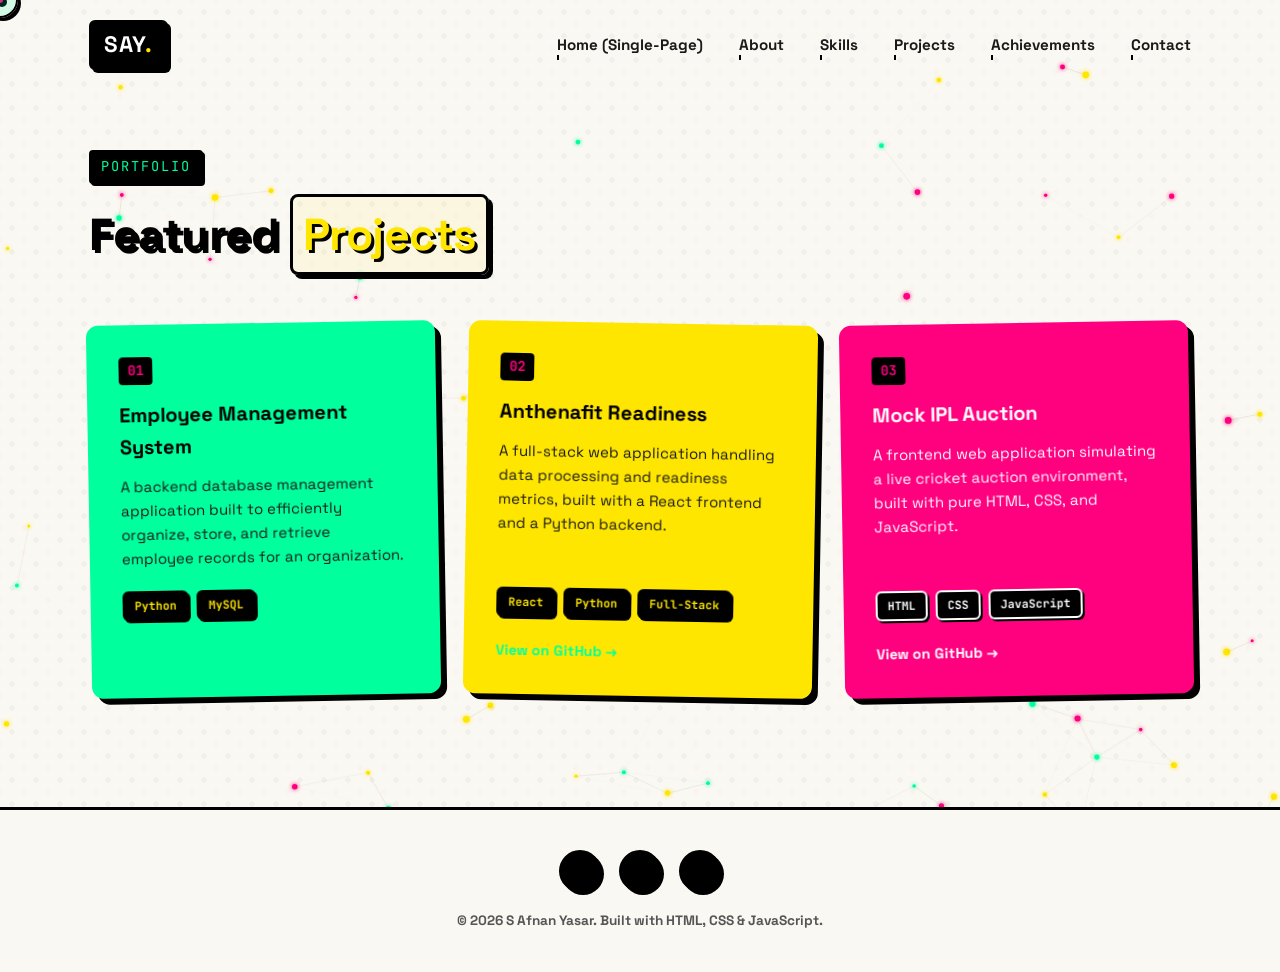
<file: projects.html>
<!DOCTYPE html>
<html lang="en">
<head>
<meta charset="UTF-8">
<meta name="viewport" content="width=device-width, initial-scale=1.0">
<title>Projects | S Afnan Yasar</title>
<link rel="preconnect" href="https://fonts.googleapis.com">
<link href="https://fonts.googleapis.com/css2?family=Space+Grotesk:wght@400;500;600;700&family=JetBrains+Mono:wght@400;500&display=swap" rel="stylesheet">
<link rel="stylesheet" href="style.css">
</head>
<body>
<div id="scrollProgress" class="scroll-progress"></div>
<canvas id="bgCanvas"></canvas>
<div id="customCursor" class="custom-cursor"></div>
<div id="customCursorRing" class="custom-cursor-ring"></div>

<!-- ================= NAVBAR ================= -->
<nav class="navbar scrolled" id="navbar">
  <div class="container nav-inner">
    <a href="index.html" class="logo">SAY<span>.</span></a>
    <ul class="nav-links" id="navLinks">
      <li><a href="index.html" class="nav-link">Home (Single-Page)</a></li>
      <li><a href="about.html" class="nav-link">About</a></li>
      <li><a href="skills.html" class="nav-link">Skills</a></li>
      <li><a href="projects.html" class="nav-link active">Projects</a></li>
      <li><a href="achievements.html" class="nav-link">Achievements</a></li>
      <li><a href="contact.html" class="nav-link">Contact</a></li>
    </ul>
    <button class="nav-toggle" id="navToggle" aria-label="Toggle menu">
      <span></span><span></span><span></span>
    </button>
  </div>
</nav>

<!-- ================= PROJECTS ================= -->
<section id="projects" style="padding-top: 150px;">
  <div class="container">
    <span class="section-tag reveal">Portfolio</span>
    <h2 class="section-title reveal">Featured <span>Projects</span></h2>
    <div class="projects-grid">

      <div class="card project-card reveal">
        <div class="project-number mono">01</div>
        <h3>Employee Management System</h3>
        <p>A backend database management application built to efficiently organize, store, and retrieve
          employee records for an organization.</p>
        <div class="project-tags">
          <span>Python</span><span>MySQL</span>
        </div>
        <a href="https://github.com/yasar2008" target="_blank" rel="noopener" class="project-link">View on GitHub →</a>
      </div>

      <div class="card project-card reveal">
        <div class="project-number mono">02</div>
        <h3>Anthenafit Readiness</h3>
        <p>A full-stack web application handling data processing and readiness metrics, built with a React
          frontend and a Python backend.</p>
        <div class="project-tags">
          <span>React</span><span>Python</span><span>Full-Stack</span>
        </div>
        <a href="https://github.com/yasar2008" target="_blank" rel="noopener" class="project-link">View on GitHub →</a>
      </div>

      <div class="card project-card reveal">
        <div class="project-number mono">03</div>
        <h3>Mock IPL Auction</h3>
        <p>A frontend web application simulating a live cricket auction environment, built with pure HTML,
          CSS, and JavaScript.</p>
        <div class="project-tags">
          <span>HTML</span><span>CSS</span><span>JavaScript</span>
        </div>
        <a href="https://github.com/yasar2008" target="_blank" rel="noopener" class="project-link">View on GitHub →</a>
      </div>

    </div>
  </div>
</section>

<!-- ================= FOOTER ================= -->
<footer>
  <div class="container">
    <div class="footer-socials">
      <a href="https://github.com/yasar2008" target="_blank" rel="noopener" aria-label="GitHub">
        <svg width="18" height="18" viewBox="0 0 24 24" fill="currentColor"><path d="M12 .5C5.73.5.98 5.24.98 11.5c0 4.98 3.29 9.2 7.85 10.69.57.1.78-.25.78-.55v-1.94c-3.19.7-3.87-1.53-3.87-1.53-.52-1.34-1.28-1.7-1.28-1.7-1.04-.72.08-.7.08-.7 1.15.08 1.76 1.18 1.76 1.18 1.03 1.76 2.69 1.25 3.34.96.1-.75.4-1.25.73-1.54-2.55-.29-5.23-1.28-5.23-5.68 0-1.26.45-2.28 1.18-3.08-.12-.29-.51-1.46.11-3.05 0 0 .97-.31 3.18 1.18a11 11 0 0 1 5.79 0c2.2-1.49 3.17-1.18 3.17-1.18.63 1.59.24 2.76.12 3.05.74.8 1.18 1.82 1.18 3.08 0 4.41-2.69 5.38-5.25 5.67.41.36.78 1.07.78 2.16v3.2c0 .31.21.66.79.55A10.52 10.52 0 0 0 23 11.5C23 5.24 18.27.5 12 .5z"/></svg>
      </a>
      <a href="mailto:rangerwolf835@gmail.com" aria-label="Email">
        <svg width="18" height="18" viewBox="0 0 24 24" fill="none" stroke="currentColor" stroke-width="2"><path d="M4 4h16v16H4z" stroke="none"/><path d="M22 6l-10 7L2 6"/><path d="M2 6h20v12H2z"/></svg>
      </a>
      <a href="tel:+916383475990" aria-label="Phone">
        <svg width="18" height="18" viewBox="0 0 24 24" fill="none" stroke="currentColor" stroke-width="2"><path d="M22 16.92v3a2 2 0 0 1-2.18 2 19.79 19.79 0 0 1-8.63-3.07 19.5 19.5 0 0 1-6-6 19.79 19.79 0 0 1-3.07-8.67A2 2 0 0 1 4.11 2h3a2 2 0 0 1 2 1.72c.127.96.361 1.903.7 2.81a2 2 0 0 1-.45 2.11L8.09 9.91a16 16 0 0 0 6 6l1.27-1.27a2 2 0 0 1 2.11-.45c.907.339 1.85.573 2.81.7A2 2 0 0 1 22 16.92z"/></svg>
      </a>
    </div>
    <p>&copy; <span id="year"></span> S Afnan Yasar. Built with HTML, CSS & JavaScript.</p>
  </div>
</footer>

<button class="back-to-top" id="backToTop" aria-label="Back to top">↑</button>

<script src="main.js"></script>
</body>
</html>
</file>
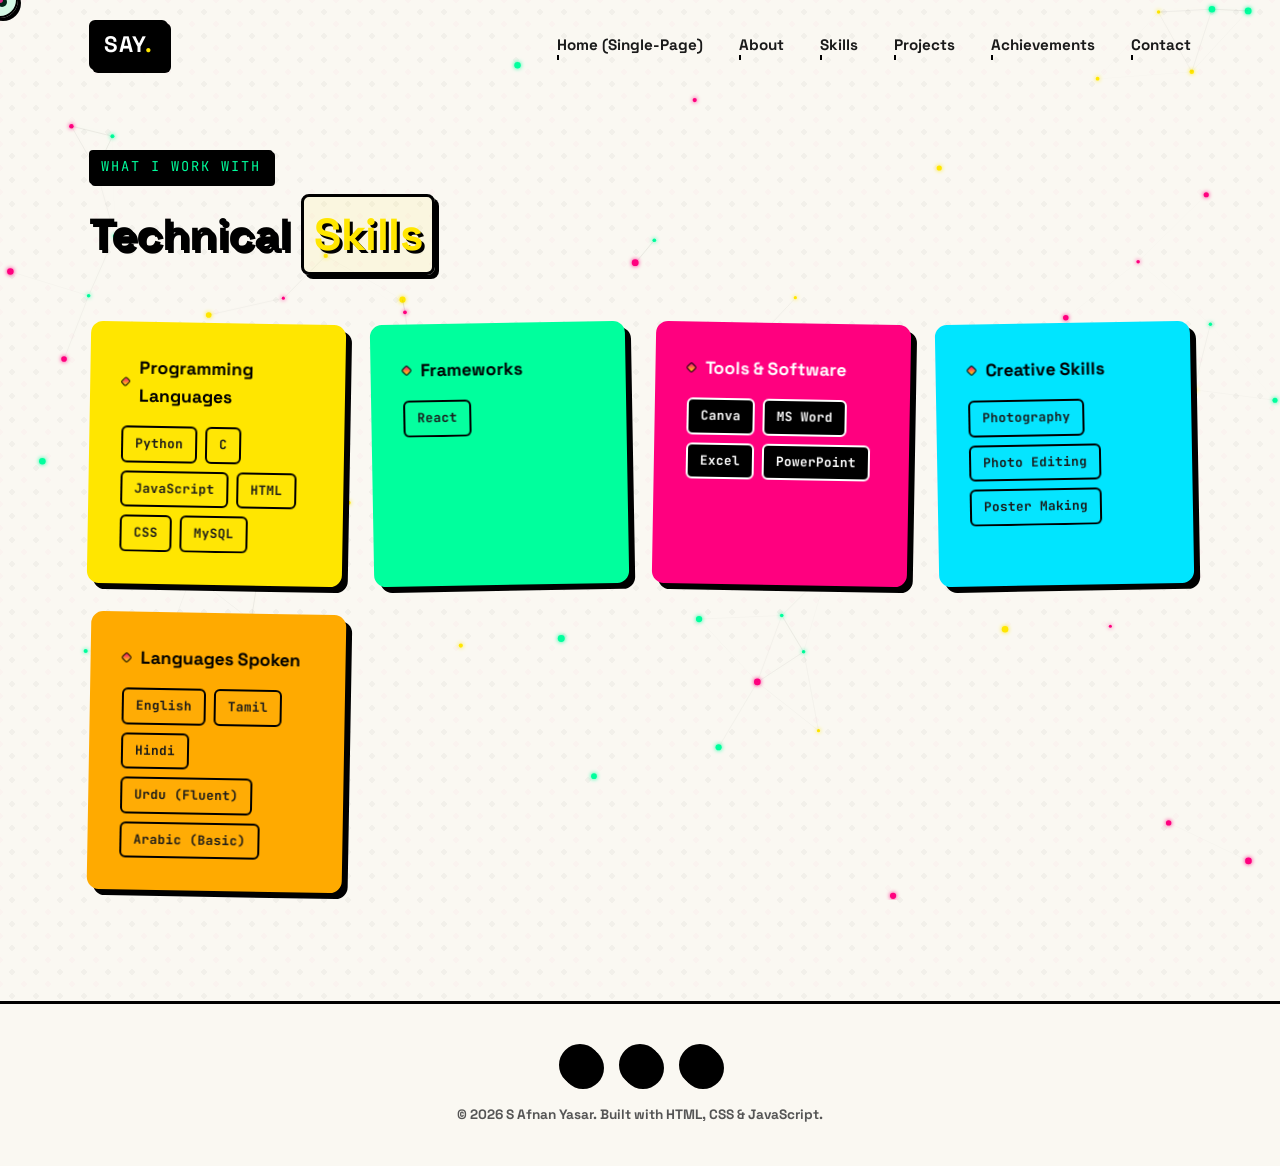
<file: skills.html>
<!DOCTYPE html>
<html lang="en">
<head>
<meta charset="UTF-8">
<meta name="viewport" content="width=device-width, initial-scale=1.0">
<title>Technical Skills | S Afnan Yasar</title>
<link rel="preconnect" href="https://fonts.googleapis.com">
<link href="https://fonts.googleapis.com/css2?family=Space+Grotesk:wght@400;500;600;700&family=JetBrains+Mono:wght@400;500&display=swap" rel="stylesheet">
<link rel="stylesheet" href="style.css">
</head>
<body>
<div id="scrollProgress" class="scroll-progress"></div>
<canvas id="bgCanvas"></canvas>
<div id="customCursor" class="custom-cursor"></div>
<div id="customCursorRing" class="custom-cursor-ring"></div>

<!-- ================= NAVBAR ================= -->
<nav class="navbar scrolled" id="navbar">
  <div class="container nav-inner">
    <a href="index.html" class="logo">SAY<span>.</span></a>
    <ul class="nav-links" id="navLinks">
      <li><a href="index.html" class="nav-link">Home (Single-Page)</a></li>
      <li><a href="about.html" class="nav-link">About</a></li>
      <li><a href="skills.html" class="nav-link active">Skills</a></li>
      <li><a href="projects.html" class="nav-link">Projects</a></li>
      <li><a href="achievements.html" class="nav-link">Achievements</a></li>
      <li><a href="contact.html" class="nav-link">Contact</a></li>
    </ul>
    <button class="nav-toggle" id="navToggle" aria-label="Toggle menu">
      <span></span><span></span><span></span>
    </button>
  </div>
</nav>

<!-- ================= SKILLS ================= -->
<section id="skills" style="padding-top: 150px;">
  <div class="container">
    <span class="section-tag reveal">What I Work With</span>
    <h2 class="section-title reveal">Technical <span>Skills</span></h2>
    <div class="skills-grid">
      <div class="card skill-card reveal">
        <h3><span class="icon-dot"></span>Programming Languages</h3>
        <div class="tag-list">
          <span class="tag tag-prog">Python</span><span class="tag tag-prog">C</span><span class="tag tag-prog">JavaScript</span>
          <span class="tag tag-prog">HTML</span><span class="tag tag-prog">CSS</span><span class="tag tag-prog">MySQL</span>
        </div>
      </div>
      <div class="card skill-card reveal">
        <h3><span class="icon-dot"></span>Frameworks</h3>
        <div class="tag-list">
          <span class="tag tag-frame">React</span>
        </div>
      </div>
      <div class="card skill-card reveal">
        <h3><span class="icon-dot"></span>Tools & Software</h3>
        <div class="tag-list">
          <span class="tag tag-tool">Canva</span><span class="tag tag-tool">MS Word</span>
          <span class="tag tag-tool">Excel</span><span class="tag tag-tool">PowerPoint</span>
        </div>
      </div>
      <div class="card skill-card reveal">
        <h3><span class="icon-dot"></span>Creative Skills</h3>
        <div class="tag-list">
          <span class="tag tag-creative">Photography</span><span class="tag tag-creative">Photo Editing</span><span class="tag tag-creative">Poster Making</span>
        </div>
      </div>
      <div class="card skill-card reveal">
        <h3><span class="icon-dot"></span>Languages Spoken</h3>
        <div class="tag-list">
          <span class="tag tag-lang">English</span><span class="tag tag-lang">Tamil</span><span class="tag tag-lang">Hindi</span>
          <span class="tag tag-lang">Urdu (Fluent)</span><span class="tag tag-lang">Arabic (Basic)</span>
        </div>
      </div>
    </div>
  </div>
</section>

<!-- ================= FOOTER ================= -->
<footer>
  <div class="container">
    <div class="footer-socials">
      <a href="https://github.com/yasar2008" target="_blank" rel="noopener" aria-label="GitHub">
        <svg width="18" height="18" viewBox="0 0 24 24" fill="currentColor"><path d="M12 .5C5.73.5.98 5.24.98 11.5c0 4.98 3.29 9.2 7.85 10.69.57.1.78-.25.78-.55v-1.94c-3.19.7-3.87-1.53-3.87-1.53-.52-1.34-1.28-1.7-1.28-1.7-1.04-.72.08-.7.08-.7 1.15.08 1.76 1.18 1.76 1.18 1.03 1.76 2.69 1.25 3.34.96.1-.75.4-1.25.73-1.54-2.55-.29-5.23-1.28-5.23-5.68 0-1.26.45-2.28 1.18-3.08-.12-.29-.51-1.46.11-3.05 0 0 .97-.31 3.18 1.18a11 11 0 0 1 5.79 0c2.2-1.49 3.17-1.18 3.17-1.18.63 1.59.24 2.76.12 3.05.74.8 1.18 1.82 1.18 3.08 0 4.41-2.69 5.38-5.25 5.67.41.36.78 1.07.78 2.16v3.2c0 .31.21.66.79.55A10.52 10.52 0 0 0 23 11.5C23 5.24 18.27.5 12 .5z"/></svg>
      </a>
      <a href="mailto:rangerwolf835@gmail.com" aria-label="Email">
        <svg width="18" height="18" viewBox="0 0 24 24" fill="none" stroke="currentColor" stroke-width="2"><path d="M4 4h16v16H4z" stroke="none"/><path d="M22 6l-10 7L2 6"/><path d="M2 6h20v12H2z"/></svg>
      </a>
      <a href="tel:+916383475990" aria-label="Phone">
        <svg width="18" height="18" viewBox="0 0 24 24" fill="none" stroke="currentColor" stroke-width="2"><path d="M22 16.92v3a2 2 0 0 1-2.18 2 19.79 19.79 0 0 1-8.63-3.07 19.5 19.5 0 0 1-6-6 19.79 19.79 0 0 1-3.07-8.67A2 2 0 0 1 4.11 2h3a2 2 0 0 1 2 1.72c.127.96.361 1.903.7 2.81a2 2 0 0 1-.45 2.11L8.09 9.91a16 16 0 0 0 6 6l1.27-1.27a2 2 0 0 1 2.11-.45c.907.339 1.85.573 2.81.7A2 2 0 0 1 22 16.92z"/></svg>
      </a>
    </div>
    <p>&copy; <span id="year"></span> S Afnan Yasar. Built with HTML, CSS & JavaScript.</p>
  </div>
</footer>

<button class="back-to-top" id="backToTop" aria-label="Back to top">↑</button>

<script src="main.js"></script>
</body>
</html>
</file>
<file: style.css>
:root {
  --bg-primary: #faf8f2;
  --bg-secondary: #ffffff;
  --bg-card: #ffffff;
  --bg-card-hover: #fdfdfb;
  --border: #000000;
  --border-hover: #ffe600;
  --accent-emerald: #00ff9d;
  --accent-gold: #ffe600;
  --accent-pink: #ff007f;
  --text-primary: #000000;
  --text-secondary: #1a1a1a;
  --text-muted: #555555;
  --radius: 12px;
  --max-width: 1150px;
  --shadow-offset: 6px;
  --glow-emerald: 0 0 20px rgba(0, 255, 157, 0.15);
  --glow-gold: 0 0 20px rgba(255, 230, 0, 0.15);
}

* { margin: 0; padding: 0; box-sizing: border-box; }

html { scroll-behavior: smooth; }

body {
  background: var(--bg-primary);
  background-image: radial-gradient(rgba(0, 0, 0, 0.03) 15%, transparent 16%),
                    radial-gradient(rgba(255, 0, 127, 0.02) 15%, transparent 16%);
  background-size: 24px 24px;
  background-position: 0 0, 12px 12px;
  color: var(--text-primary);
  font-family: 'Space Grotesk', 'Segoe UI', sans-serif;
  line-height: 1.6;
  overflow-x: hidden;
}

/* Hide default cursor on devices with pointer fine */
@media (pointer: fine) {
  body {
    cursor: none;
  }
  a, button, input, textarea, select, .card, .btn, .nav-link, .logo, .footer-socials a, .back-to-top {
    cursor: none;
  }
}

.mono { font-family: 'JetBrains Mono', monospace; }

::selection { background: var(--accent-pink); color: #fff; }

a { text-decoration: none; color: inherit; }
ul { list-style: none; }
img { max-width: 100%; display: block; }

.container {
  max-width: var(--max-width);
  margin: 0 auto;
  padding: 0 24px;
}

section { padding: 110px 0; position: relative; }

.section-tag {
  display: inline-block;
  font-family: 'JetBrains Mono', monospace;
  font-size: 0.85rem;
  color: var(--accent-emerald);
  letter-spacing: 2px;
  text-transform: uppercase;
  margin-bottom: 10px;
  background: #000;
  padding: 4px 10px;
  border: 2px solid #000;
  border-radius: 4px;
  box-shadow: 2px 2px 0px #000;
}

.section-title {
  font-size: clamp(1.8rem, 4vw, 2.8rem);
  font-weight: 700;
  margin-bottom: 48px;
  letter-spacing: -0.5px;
  text-shadow: 3px 3px 0px #000;
}

.section-title span {
  color: var(--accent-gold);
  background: rgba(255, 230, 0, 0.08);
  padding: 2px 10px;
  border: 3px solid #000;
  border-radius: 8px;
  box-shadow: 4px 4px 0px #000;
  display: inline-block;
}

/* ---------- Scroll Progress Bar ---------- */
.scroll-progress {
  position: fixed;
  top: 0; left: 0;
  height: 5px;
  width: 0%;
  background: linear-gradient(90deg, var(--accent-pink), var(--accent-gold), var(--accent-emerald));
  z-index: 1001;
  border-bottom: 2px solid #000;
  transition: width 0.05s linear;
}

/* ---------- Custom Comic Cursor ---------- */
.custom-cursor, .custom-cursor-ring {
  position: fixed;
  top: 0; left: 0;
  transform: translate(-50%, -50%);
  border-radius: 50%;
  pointer-events: none;
  z-index: 10000;
  transition: width 0.15s, height 0.15s, background-color 0.15s, border-color 0.15s;
  display: none;
}

@media (pointer: fine) {
  .custom-cursor {
    display: block;
    width: 10px; height: 10px;
    background-color: var(--accent-pink);
    border: 2px solid #000;
    box-shadow: 2px 2px 0px #000;
  }
  .custom-cursor-ring {
    display: block;
    width: 36px; height: 36px;
    border: 2.5px solid #000;
    background-color: rgba(0, 255, 157, 0.15);
    box-shadow: 3px 3px 0px #000;
    opacity: 1;
  }
  .custom-cursor.hovering {
    background-color: var(--accent-gold);
    transform: translate(-50%, -50%) scale(1.4);
  }
  .custom-cursor-ring.hovering {
    width: 52px; height: 52px;
    border-color: #000;
    background-color: rgba(255, 0, 127, 0.2);
  }
}

/* ---------- Background Canvas ---------- */
#bgCanvas {
  position: fixed;
  top: 0; left: 0;
  width: 100vw; height: 100vh;
  z-index: -2;
  pointer-events: none;
}

/* ---------- Reveal on scroll ---------- */
.reveal {
  opacity: 0;
  transform: translateY(28px);
  transition: opacity 0.7s cubic-bezier(0.175, 0.885, 0.32, 1.275), transform 0.7s cubic-bezier(0.175, 0.885, 0.32, 1.275);
}
.reveal.visible { opacity: 1; transform: translateY(0); }

/* ---------- Navbar ---------- */
.navbar {
  position: fixed;
  top: 0; left: 0; right: 0;
  z-index: 1000;
  padding: 20px 0;
  background: transparent;
  transition: background 0.35s ease, padding 0.35s ease, box-shadow 0.35s ease;
}

.navbar.scrolled {
  background: rgba(250, 248, 242, 0.95);
  backdrop-filter: blur(10px);
  -webkit-backdrop-filter: blur(10px);
  padding: 14px 0;
  box-shadow: 0 4px 0px #000;
  border-bottom: 3px solid #000;
}

.nav-inner {
  display: flex;
  align-items: center;
  justify-content: space-between;
}

.logo {
  font-weight: 700;
  font-size: 1.4rem;
  letter-spacing: 1px;
  background: #000;
  padding: 4px 12px;
  border: 3px solid #000;
  border-radius: 6px;
  box-shadow: 3px 3px 0px #000;
  color: #fff;
}

.logo span { color: var(--accent-gold); }

.nav-links {
  display: flex;
  gap: 36px;
}

.nav-links a {
  font-size: 0.95rem;
  font-weight: 700;
  color: var(--text-secondary);
  position: relative;
  padding: 4px 0;
  transition: color 0.25s ease;
}

.nav-links a::after {
  content: '';
  position: absolute;
  left: 0; bottom: -2px;
  width: 0; height: 3px;
  background: linear-gradient(90deg, var(--accent-pink), var(--accent-gold));
  border: 1px solid #000;
  transition: width 0.3s ease;
}

.nav-links a:hover,
.nav-links a.active { color: var(--accent-emerald); }

.nav-links a:hover::after,
.nav-links a.active::after { width: 100%; }

.nav-toggle {
  display: none;
  flex-direction: column;
  gap: 5px;
  background: #000;
  border: 3px solid #000;
  padding: 8px;
  border-radius: 6px;
  box-shadow: 3px 3px 0px #000;
  cursor: pointer;
  z-index: 1100;
}

.nav-toggle span {
  width: 20px; height: 3px;
  background: #fff;
  border-radius: 2px;
  transition: transform 0.3s ease, opacity 0.3s ease;
}

.nav-toggle.open span:nth-child(1) { transform: translateY(8px) rotate(45deg); }
.nav-toggle.open span:nth-child(2) { opacity: 0; }
.nav-toggle.open span:nth-child(3) { transform: translateY(-8px) rotate(-45deg); }

/* ---------- Comic Buttons ---------- */
.btn {
  display: inline-flex;
  align-items: center;
  gap: 8px;
  padding: 13px 28px;
  border-radius: 8px;
  font-weight: 700;
  font-size: 0.95rem;
  cursor: pointer;
  border: 3px solid #000;
  box-shadow: 4px 4px 0px #000;
  transition: transform 0.15s cubic-bezier(0.175, 0.885, 0.32, 1.275), box-shadow 0.15s cubic-bezier(0.175, 0.885, 0.32, 1.275), background 0.15s ease;
}

.btn-primary {
  background: var(--accent-gold);
  color: #000;
}

.btn-primary:hover {
  transform: translate(-3px, -3px);
  box-shadow: 7px 7px 0px var(--accent-emerald);
  background: var(--accent-gold);
}

.btn-outline {
  background: #ffffff;
  color: #000;
}

.btn-outline:hover {
  transform: translate(-3px, -3px);
  box-shadow: 7px 7px 0px var(--accent-pink);
  background: #ffffff;
}

/* ---------- Hero ---------- */
.hero {
  min-height: 100vh;
  display: flex;
  align-items: center;
  padding-top: 100px;
  position: relative;
  overflow: hidden;
}

.hero::before,
.hero::after {
  content: '';
  position: absolute;
  border-radius: 50%;
  opacity: 0.22;
  z-index: -1;
}

.hero::before {
  width: 440px; height: 440px;
  background: var(--accent-pink);
  top: -100px; right: -60px;
  animation: float1 16s ease-in-out infinite alternate;
}

.hero::after {
  width: 400px; height: 400px;
  background: var(--accent-gold);
  bottom: -80px; left: -60px;
  animation: float2 20s ease-in-out infinite alternate;
}

@keyframes float1 {
  0% { transform: translate(0, 0) scale(1); filter: blur(80px); }
  50% { transform: translate(60px, -40px) scale(1.1); filter: blur(110px); }
  100% { transform: translate(-30px, 50px) scale(0.95); filter: blur(90px); }
}

@keyframes float2 {
  0% { transform: translate(0, 0) scale(1); filter: blur(80px); }
  50% { transform: translate(-50px, 60px) scale(1.15); filter: blur(100px); }
  100% { transform: translate(40px, -30px) scale(0.9); filter: blur(90px); }
}

.hero-grid {
  position: absolute;
  inset: 0;
  background-image:
    linear-gradient(rgba(255, 230, 0, 0.04) 1px, transparent 1px),
    linear-gradient(90deg, rgba(255, 230, 0, 0.04) 1px, transparent 1px);
  background-size: 40px 40px;
  mask-image: radial-gradient(ellipse at center, black 30%, transparent 80%);
  z-index: -1;
}

.hero-content { position: relative; z-index: 1; max-width: 780px; }

/* ---------- Profile Avatar ---------- */
.hero-avatar {
  width: 170px;
  height: 170px;
  margin-bottom: 24px;
  border: 4px solid #000;
  border-radius: 50%;
  overflow: hidden;
  box-shadow: 8px 8px 0px var(--accent-gold);
  transition: transform 0.3s cubic-bezier(0.175, 0.885, 0.32, 1.275), box-shadow 0.3s cubic-bezier(0.175, 0.885, 0.32, 1.275);
  background: #000;
}
.hero-avatar img {
  width: 100%;
  height: 100%;
  object-fit: cover;
  object-position: center 20%;
}
.hero-avatar:hover {
  transform: scale(1.08) rotate(-3deg);
  box-shadow: 12px 12px 0px var(--accent-emerald);
}

.hero-eyebrow {
  display: inline-flex;
  align-items: center;
  gap: 8px;
  font-family: 'JetBrains Mono', monospace;
  font-size: 0.85rem;
  font-weight: 700;
  color: var(--accent-emerald);
  border: 3px solid #000;
  padding: 6px 14px;
  border-radius: 6px;
  margin-bottom: 24px;
  background: #000;
  box-shadow: 4px 4px 0px #000;
}

.hero-eyebrow .dot {
  width: 8px; height: 8px;
  border-radius: 50%;
  background: var(--accent-emerald);
  box-shadow: var(--glow-emerald);
  animation: pulse 1.8s ease-in-out infinite;
}

@keyframes pulse {
  0%, 100% { opacity: 1; }
  50% { opacity: 0.35; }
}

.hero h1 {
  font-size: clamp(2.4rem, 6vw, 4rem);
  font-weight: 700;
  line-height: 1.1;
  margin-bottom: 18px;
  letter-spacing: -1px;
  text-shadow: 3px 3px 0px #000;
}

.hero h1 .highlight {
  color: #ffffff;
  border-bottom: 3px dashed var(--accent-pink);
}

.hero-tagline {
  font-size: clamp(1.1rem, 2.2vw, 1.4rem);
  color: var(--accent-emerald);
  margin-bottom: 8px;
  min-height: 1.6em;
  font-weight: 700;
  text-shadow: 1px 1px 0px #000;
}

.hero-tagline .cursor {
  display: inline-block;
  width: 3px;
  background: var(--accent-pink);
  margin-left: 2px;
  animation: blink 0.9s step-end infinite;
}

@keyframes blink { 50% { opacity: 0; } }

.hero-location {
  font-family: 'JetBrains Mono', monospace;
  font-size: 0.95rem;
  font-weight: 700;
  color: var(--text-secondary);
  margin-bottom: 28px;
  display: inline-block;
  background: #000;
  padding: 4px 10px;
  border: 2px solid #000;
  border-radius: 4px;
  box-shadow: 2px 2px 0px #000;
}

.hero-objective {
  color: var(--text-secondary);
  max-width: 620px;
  margin-bottom: 38px;
  font-size: 1.05rem;
}

.hero-actions { display: flex; gap: 16px; flex-wrap: wrap; }

/* ---------- About / Education ---------- */
.about-grid {
  display: grid;
  grid-template-columns: 1fr 1fr;
  gap: 40px;
  align-items: start;
}

/* Comic Box Card Style */
.card {
  position: relative;
  background: var(--bg-card);
  border: var(--border-width) solid var(--border);
  border-radius: var(--radius);
  padding: 32px;
  box-shadow: var(--shadow-offset) var(--shadow-offset) 0px var(--border);
  transition: border-color 0.2s ease, transform 0.2s cubic-bezier(0.175, 0.885, 0.32, 1.275), box-shadow 0.2s cubic-bezier(0.175, 0.885, 0.32, 1.275), background 0.2s ease;
}

.card::before {
  content: '';
  position: absolute;
  inset: 0;
  background: radial-gradient(circle at var(--x, 50%) var(--y, 50%), rgba(0, 255, 157, 0.12) 0%, rgba(255, 0, 127, 0.05) 50%, transparent 80%);
  opacity: 0;
  transition: opacity 0.3s ease;
  pointer-events: none;
  z-index: 0;
}

.card:hover::before { opacity: 1; }

.card > * {
  position: relative;
  z-index: 2;
}

/* Comic Layout Rotations */
.skills-grid > .card:nth-child(even),
.projects-grid > .card:nth-child(odd),
.achieve-grid > .card:nth-child(even) {
  transform: rotate(-1deg);
}
.skills-grid > .card:nth-child(odd),
.projects-grid > .card:nth-child(even),
.achieve-grid > .card:nth-child(odd) {
  transform: rotate(1deg);
}

.card:hover {
  transform: rotate(0deg) translate(-6px, -6px) !important;
  box-shadow: 12px 12px 0px var(--accent-emerald);
  background: var(--bg-card-hover);
}

.about-text p { color: var(--text-secondary); margin-bottom: 20px; }

.timeline { position: relative; padding-left: 28px; }

.timeline::before {
  content: '';
  position: absolute;
  left: 6px; top: 6px; bottom: 6px;
  width: 4px;
  background: #000;
  border-left: 1px solid var(--accent-gold);
  border-right: 1px solid var(--accent-emerald);
}

.timeline-item { position: relative; padding-bottom: 32px; }
.timeline-item:last-child { padding-bottom: 0; }

.timeline-item::before {
  content: '';
  position: absolute;
  left: -29px; top: 4px;
  width: 14px; height: 14px;
  border-radius: 50%;
  background: var(--accent-gold);
  border: 3px solid #000;
  z-index: 2;
}

.timeline-item .year {
  font-family: 'JetBrains Mono', monospace;
  font-weight: 700;
  font-size: 0.85rem;
  color: var(--accent-emerald);
  margin-bottom: 4px;
  display: inline-block;
  background: #000;
  padding: 2px 6px;
  border-radius: 4px;
  border: 1px solid #000;
}

.timeline-item h4 { font-size: 1.1rem; font-weight: 700; margin-bottom: 4px; }
.timeline-item .school { color: var(--text-secondary); font-size: 0.92rem; }
.timeline-item .score {
  display: inline-block;
  margin-top: 6px;
  font-family: 'JetBrains Mono', monospace;
  font-weight: 700;
  font-size: 0.78rem;
  color: var(--accent-pink);
  border: 2px solid #000;
  background: #000;
  padding: 2px 10px;
  border-radius: 999px;
  box-shadow: 2px 2px 0px var(--accent-gold);
}

/* ---------- Skills ---------- */
.skills-grid {
  display: grid;
  grid-template-columns: repeat(auto-fit, minmax(240px, 1fr));
  gap: 28px;
}

.skill-card h3 {
  font-size: 1.1rem;
  font-weight: 700;
  margin-bottom: 16px;
  display: flex;
  align-items: center;
  gap: 10px;
}

.skill-card h3 .icon-dot {
  width: 8px; height: 8px;
  border-radius: 2px;
  background: linear-gradient(135deg, var(--accent-pink), var(--accent-gold));
  transform: rotate(45deg);
  border: 1.5px solid #000;
}

.tag-list { display: flex; flex-wrap: wrap; gap: 8px; }

/* Skills tag categorizations with custom comic glow styling */
.tag-prog { --tag-glow: rgba(0, 255, 157, 0.4); --tag-accent: #00ff9d; }
.tag-frame { --tag-glow: rgba(99, 102, 241, 0.4); --tag-accent: #6366f1; }
.tag-tool { --tag-glow: rgba(249, 115, 22, 0.4); --tag-accent: #f97316; }
.tag-creative { --tag-glow: rgba(255, 0, 127, 0.4); --tag-accent: #ff007f; }
.tag-lang { --tag-glow: rgba(52, 211, 153, 0.4); --tag-accent: #34d399; }

.tag {
  font-family: 'JetBrains Mono', monospace;
  font-size: 0.8rem;
  font-weight: 700;
  padding: 6px 12px;
  border-radius: 6px;
  background: rgba(255, 255, 255, 0.02);
  border: 2px solid #000;
  color: var(--text-secondary);
  transition: color 0.15s ease, border-color 0.15s ease, transform 0.15s ease, box-shadow 0.15s ease;
}

.tag:hover {
  color: #000;
  background-color: var(--tag-accent, var(--accent-emerald));
  border-color: #000;
  box-shadow: 3px 3px 0px #000;
  transform: translateY(-2px);
}

/* ---------- Projects ---------- */
.projects-grid {
  display: grid;
  grid-template-columns: repeat(auto-fit, minmax(300px, 1fr));
  gap: 28px;
}

.project-card {
  display: flex;
  flex-direction: column;
  height: 100%;
}

.project-number {
  font-family: 'JetBrains Mono', monospace;
  font-weight: 700;
  color: var(--accent-pink);
  background: #000;
  display: inline-block;
  width: fit-content;
  padding: 2px 8px;
  border-radius: 4px;
  font-size: 0.85rem;
  margin-bottom: 14px;
  border: 1px solid #000;
}

.project-card h3 { font-size: 1.25rem; font-weight: 700; margin-bottom: 12px; }

.project-card p {
  color: var(--text-secondary);
  font-size: 0.94rem;
  margin-bottom: 20px;
  flex-grow: 1;
}

.project-tags {
  display: flex;
  flex-wrap: wrap;
  gap: 8px;
  margin-bottom: 22px;
}

.project-tags span {
  font-size: 0.72rem;
  font-family: 'JetBrains Mono', monospace;
  font-weight: 700;
  padding: 4px 10px;
  border-radius: 6px;
  background: #000;
  color: var(--accent-gold);
  border: 2px solid #000;
  box-shadow: 2px 2px 0px #000;
}

.project-link {
  display: inline-flex;
  align-items: center;
  gap: 6px;
  font-size: 0.9rem;
  font-weight: 700;
  color: var(--accent-emerald);
  transition: gap 0.25s ease, transform 0.25s ease;
}

.project-link:hover { gap: 10px; transform: translateX(2px); }

/* ---------- Achievements ---------- */
.achieve-grid {
  display: grid;
  grid-template-columns: repeat(auto-fit, minmax(260px, 1fr));
  gap: 28px;
}

.achieve-card {
  text-align: left;
}

.achieve-icon {
  width: 46px; height: 46px;
  border-radius: 8px;
  display: flex;
  align-items: center;
  justify-content: center;
  background: var(--accent-gold);
  border: 3px solid #000;
  font-size: 1.4rem;
  margin-bottom: 18px;
  box-shadow: 3px 3px 0px #000;
}

.achieve-card h4 { font-size: 1.05rem; font-weight: 700; margin-bottom: 8px; }
.achieve-card p { color: var(--text-secondary); font-size: 0.9rem; }

/* ---------- Contact ---------- */
.contact-grid {
  display: grid;
  grid-template-columns: 1fr 1fr;
  gap: 40px;
}

.contact-info-list { display: flex; flex-direction: column; gap: 16px; margin-top: 24px; }

.contact-info-item {
  display: flex;
  align-items: center;
  gap: 16px;
  padding: 16px 20px;
}

.contact-info-item:hover {
  transform: rotate(0deg) translate(-4px, -4px) !important;
  box-shadow: 8px 8px 0px var(--accent-pink) !important;
}

.contact-icon {
  width: 42px; height: 42px;
  flex-shrink: 0;
  border-radius: 8px;
  background: var(--accent-emerald);
  border: 2px solid #000;
  display: flex;
  align-items: center;
  justify-content: center;
  color: #000;
  box-shadow: 2px 2px 0px #000;
}

.contact-info-item .label {
  font-size: 0.75rem;
  color: var(--accent-gold);
  font-family: 'JetBrains Mono', monospace;
  font-weight: 700;
  text-transform: uppercase;
  letter-spacing: 1px;
}

.contact-info-item .value { font-size: 0.95rem; font-weight: 700; word-break: break-all; }

.form-group { margin-bottom: 20px; }

.form-group label {
  display: block;
  font-size: 0.85rem;
  font-weight: 700;
  color: var(--text-primary);
  margin-bottom: 8px;
  font-family: 'JetBrains Mono', monospace;
}

.form-group input,
.form-group textarea {
  width: 100%;
  padding: 14px 16px;
  background: #ffffff;
  color: #000000;
  border: 3px solid #000;
  border-radius: 8px;
  font-family: inherit;
  font-size: 0.95rem;
  font-weight: 700;
  resize: vertical;
  box-shadow: 4px 4px 0px #000;
  transition: border-color 0.25s ease, transform 0.15s ease, box-shadow 0.15s ease;
}

.form-group input:focus,
.form-group textarea:focus {
  outline: none;
  border-color: #000;
  background: #ffffff;
  transform: translate(-3px, -3px);
  box-shadow: 7px 7px 0px var(--accent-emerald);
}

.form-status {
  margin-top: 14px;
  font-size: 0.85rem;
  font-weight: 700;
  color: var(--accent-emerald);
  min-height: 1.2em;
}

/* ---------- Footer ---------- */
footer {
  padding: 40px 0;
  border-top: 3px solid #000;
  text-align: center;
  position: relative;
  z-index: 5;
  background: var(--bg-primary);
}

.footer-socials {
  display: flex;
  justify-content: center;
  gap: 18px;
  margin-bottom: 18px;
}

.footer-socials a {
  width: 42px; height: 42px;
  border-radius: 50%;
  border: 3px solid #000;
  display: flex;
  align-items: center;
  justify-content: center;
  color: var(--text-primary);
  background: #000;
  box-shadow: 3px 3px 0px #000;
  transition: all 0.25s ease;
}

.footer-socials a:hover {
  border-color: #000;
  color: #000;
  background-color: var(--accent-pink);
  transform: translateY(-4px);
  box-shadow: 5px 5px 0px #000;
}

footer p { color: var(--text-muted); font-size: 0.85rem; font-weight: 700; }

/* ---------- Back to top ---------- */
.back-to-top {
  position: fixed;
  bottom: 28px; right: 28px;
  width: 48px; height: 48px;
  border-radius: 50%;
  background: var(--accent-gold);
  color: #000;
  display: flex;
  align-items: center;
  justify-content: center;
  cursor: pointer;
  border: 3px solid #000;
  opacity: 0;
  visibility: hidden;
  transform: translateY(10px);
  transition: all 0.3s ease;
  z-index: 999;
  box-shadow: 4px 4px 0px #000;
  font-weight: 700;
  font-size: 1.1rem;
}

.back-to-top.show { opacity: 1; visibility: visible; transform: translateY(0); }
.back-to-top:hover { transform: translateY(-4px) scale(1.05); box-shadow: 6px 6px 0px #000; }

/* ---------- Responsive ---------- */
@media (max-width: 860px) {
  .about-grid, .contact-grid { grid-template-columns: 1fr; }
}

@media (max-width: 768px) {
  .nav-links {
    position: fixed;
    top: 0; right: 0;
    height: 100vh;
    width: min(75vw, 320px);
    background: #ffe600;
    flex-direction: column;
    justify-content: center;
    align-items: flex-start;
    gap: 28px;
    padding: 40px;
    transform: translateX(100%);
    transition: transform 0.35s ease;
    border-left: 4px solid #000;
    box-shadow: -10px 0px 0px rgba(0, 0, 0, 0.15);
  }
  .nav-links.open { transform: translateX(0); }
  .nav-toggle { display: flex; }
  section { padding: 80px 0; }
  .hero-actions { flex-direction: column; align-items: flex-start; }
  .btn { width: 100%; justify-content: center; }

  .nav-links a {
    color: #000000 !important;
    font-size: 1.3rem !important;
    letter-spacing: -0.5px;
    width: 100%;
    border-bottom: 3px solid transparent;
    padding-bottom: 4px;
    display: inline-block;
  }
  .nav-links a:hover,
  .nav-links a.active {
    color: var(--accent-pink) !important;
    border-bottom: 3px solid #000 !important;
  }
}

@media (max-width: 480px) {
  .container { padding: 0 18px; }
  .card { padding: 24px; }
}

/* ---------- PRELOADER ---------- */
.preloader {
  position: fixed;
  inset: 0;
  background: var(--bg-primary);
  z-index: 99999;
  display: flex;
  flex-direction: column;
  align-items: center;
  justify-content: center;
  background-image: radial-gradient(rgba(0, 0, 0, 0.03) 15%, transparent 16%);
  background-size: 24px 24px;
  opacity: 1;
  visibility: visible;
  transition: opacity 0.6s cubic-bezier(0.77, 0, 0.175, 1), visibility 0.6s cubic-bezier(0.77, 0, 0.175, 1);
}

.preloader.fade-out {
  opacity: 0;
  visibility: hidden;
}

.loader-box {
  background: #ffffff;
  border: 4px solid #000;
  border-radius: 12px;
  padding: 40px 32px;
  box-shadow: 8px 8px 0px #000;
  text-align: center;
  max-width: 440px;
  width: 90%;
  transform: rotate(-1.5deg);
  animation: floatLoader 3s ease-in-out infinite alternate;
}

@keyframes floatLoader {
  0% { transform: translateY(0) rotate(-1.5deg); }
  100% { transform: translateY(-8px) rotate(-0.5deg); }
}

.loader-title {
  font-family: 'Space Grotesk', sans-serif;
  font-weight: 700;
  font-size: 1.6rem;
  margin-bottom: 24px;
  text-shadow: 2px 2px 0px var(--accent-gold);
  color: #000000;
  letter-spacing: -0.5px;
}

.loader-title span {
  color: var(--accent-pink);
  text-shadow: 2px 2px 0px #000;
}

.loader-progress-bg {
  width: 100%;
  height: 20px;
  background: #000;
  border: 3px solid #000;
  border-radius: 6px;
  overflow: hidden;
  position: relative;
  margin-bottom: 18px;
  box-shadow: inset 2px 2px 0px rgba(0, 0, 0, 0.5);
}

.loader-progress-bar {
  width: 0%;
  height: 100%;
  background: linear-gradient(90deg, var(--accent-pink), var(--accent-gold), var(--accent-emerald));
  transition: width 0.1s linear;
}

.loader-status {
  font-family: 'JetBrains Mono', monospace;
  color: #000000;
  font-size: 0.85rem;
  font-weight: 700;
  letter-spacing: 1px;
}

/* ---------- VIBRANT COMIC CARDS ---------- */
.skill-card:nth-child(1) { background: #ffe600 !important; color: #000 !important; }
.skill-card:nth-child(2) { background: #00ff9d !important; color: #000 !important; }
.skill-card:nth-child(3) { background: #ff007f !important; color: #fff !important; }
.skill-card:nth-child(3) h3 { color: #fff !important; }
.skill-card:nth-child(3) .tag { background: #000 !important; color: #fff !important; border-color: #fff !important; }
.skill-card:nth-child(4) { background: #00e5ff !important; color: #000 !important; }
.skill-card:nth-child(5) { background: #ffaa00 !important; color: #000 !important; }

.project-card:nth-child(1) { background: #00ff9d !important; color: #000 !important; }
.project-card:nth-child(2) { background: #ffe600 !important; color: #000 !important; }
.project-card:nth-child(3) { background: #ff007f !important; color: #fff !important; }
.project-card:nth-child(3) h3,
.project-card:nth-child(3) p,
.project-card:nth-child(3) .project-link { color: #fff !important; }
.project-card:nth-child(3) .project-tags span { background: #000 !important; color: #fff !important; border-color: #fff !important; }

.achieve-card:nth-child(1) { background: #ffe600 !important; color: #000 !important; }
.achieve-card:nth-child(2) { background: #00ff9d !important; color: #000 !important; }
.achieve-card:nth-child(3) { background: #ff007f !important; color: #fff !important; }
.achieve-card:nth-child(3) h4,
.achieve-card:nth-child(3) p { color: #fff !important; }
.achieve-card:nth-child(4) { background: #00e5ff !important; color: #000 !important; }

.contact-info-item:nth-child(1) { background: #ffe600 !important; color: #000 !important; }
.contact-info-item:nth-child(2) { background: #00ff9d !important; color: #000 !important; }
.contact-info-item:nth-child(3) { background: #ff007f !important; color: #fff !important; }
.contact-info-item:nth-child(3) .label,
.contact-info-item:nth-child(3) .value { color: #fff !important; }
.contact-info-item:nth-child(4) { background: #00e5ff !important; color: #000 !important; }
</file>
